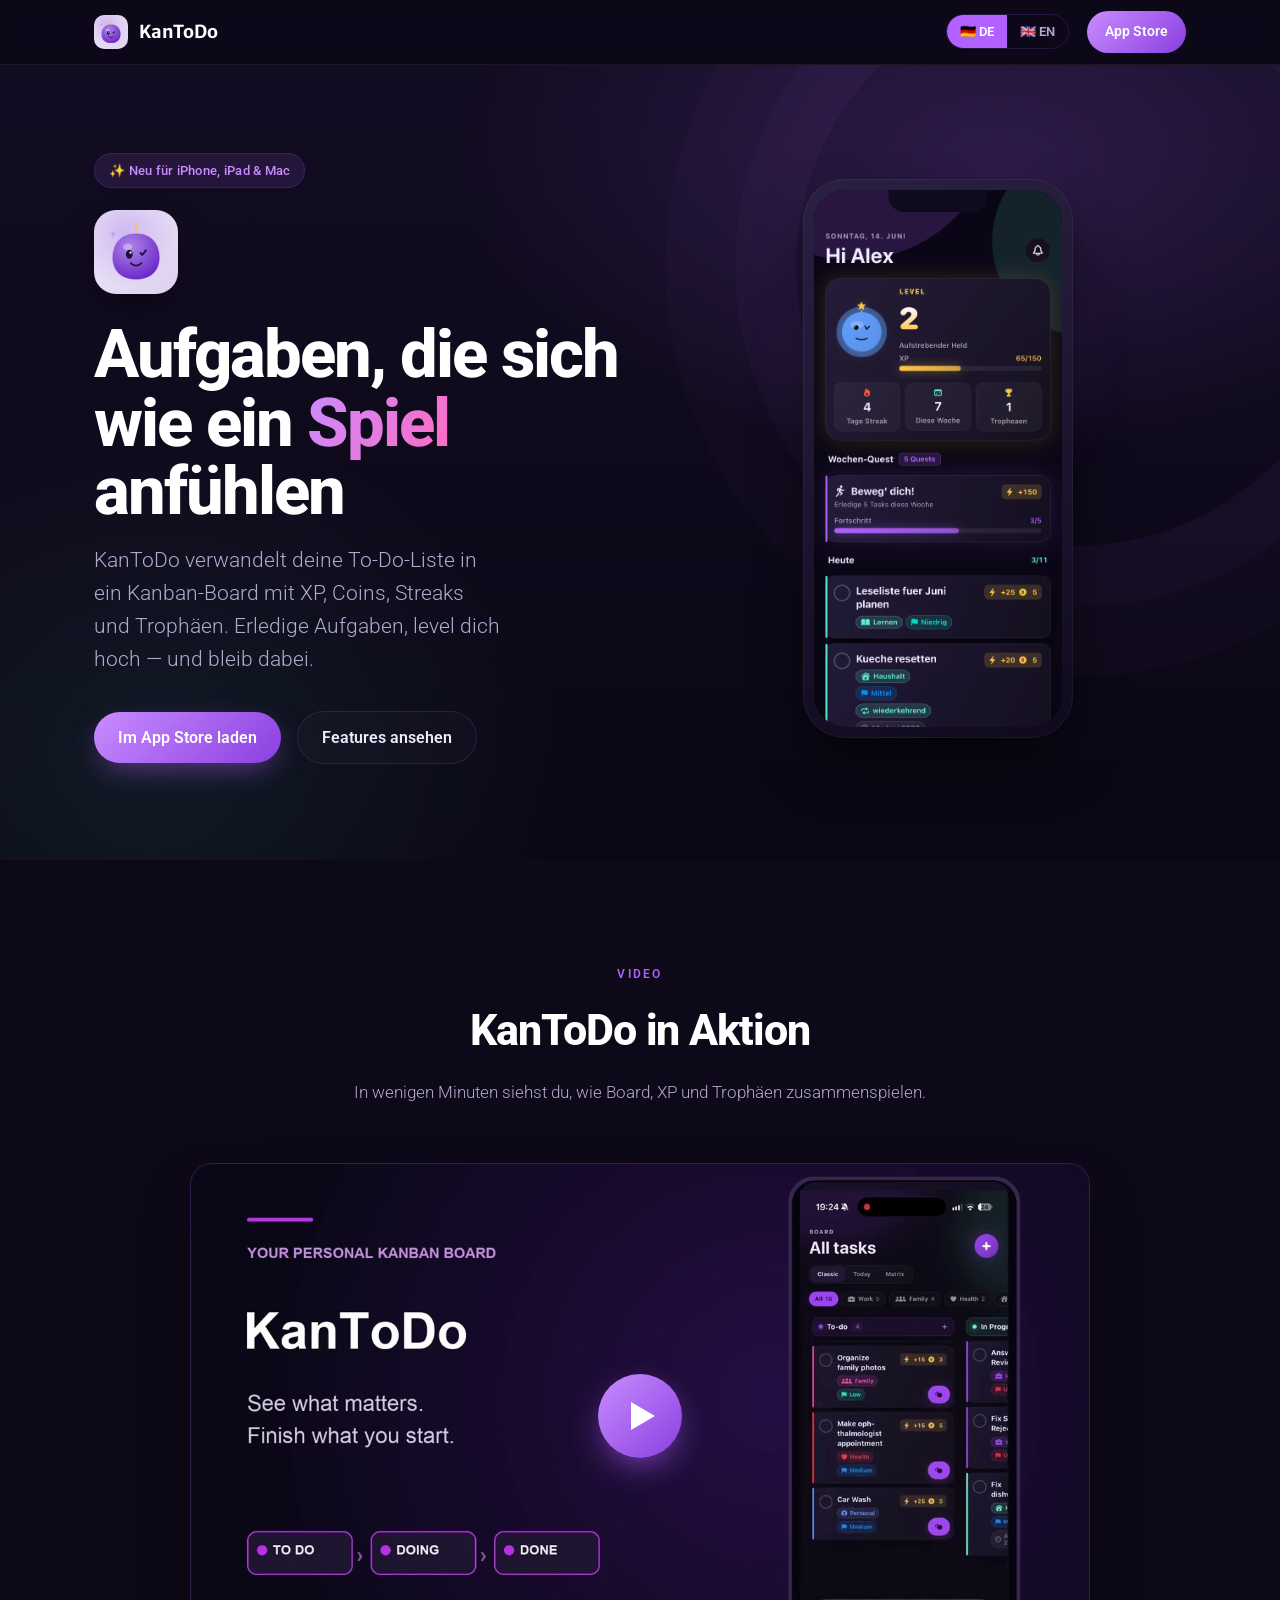
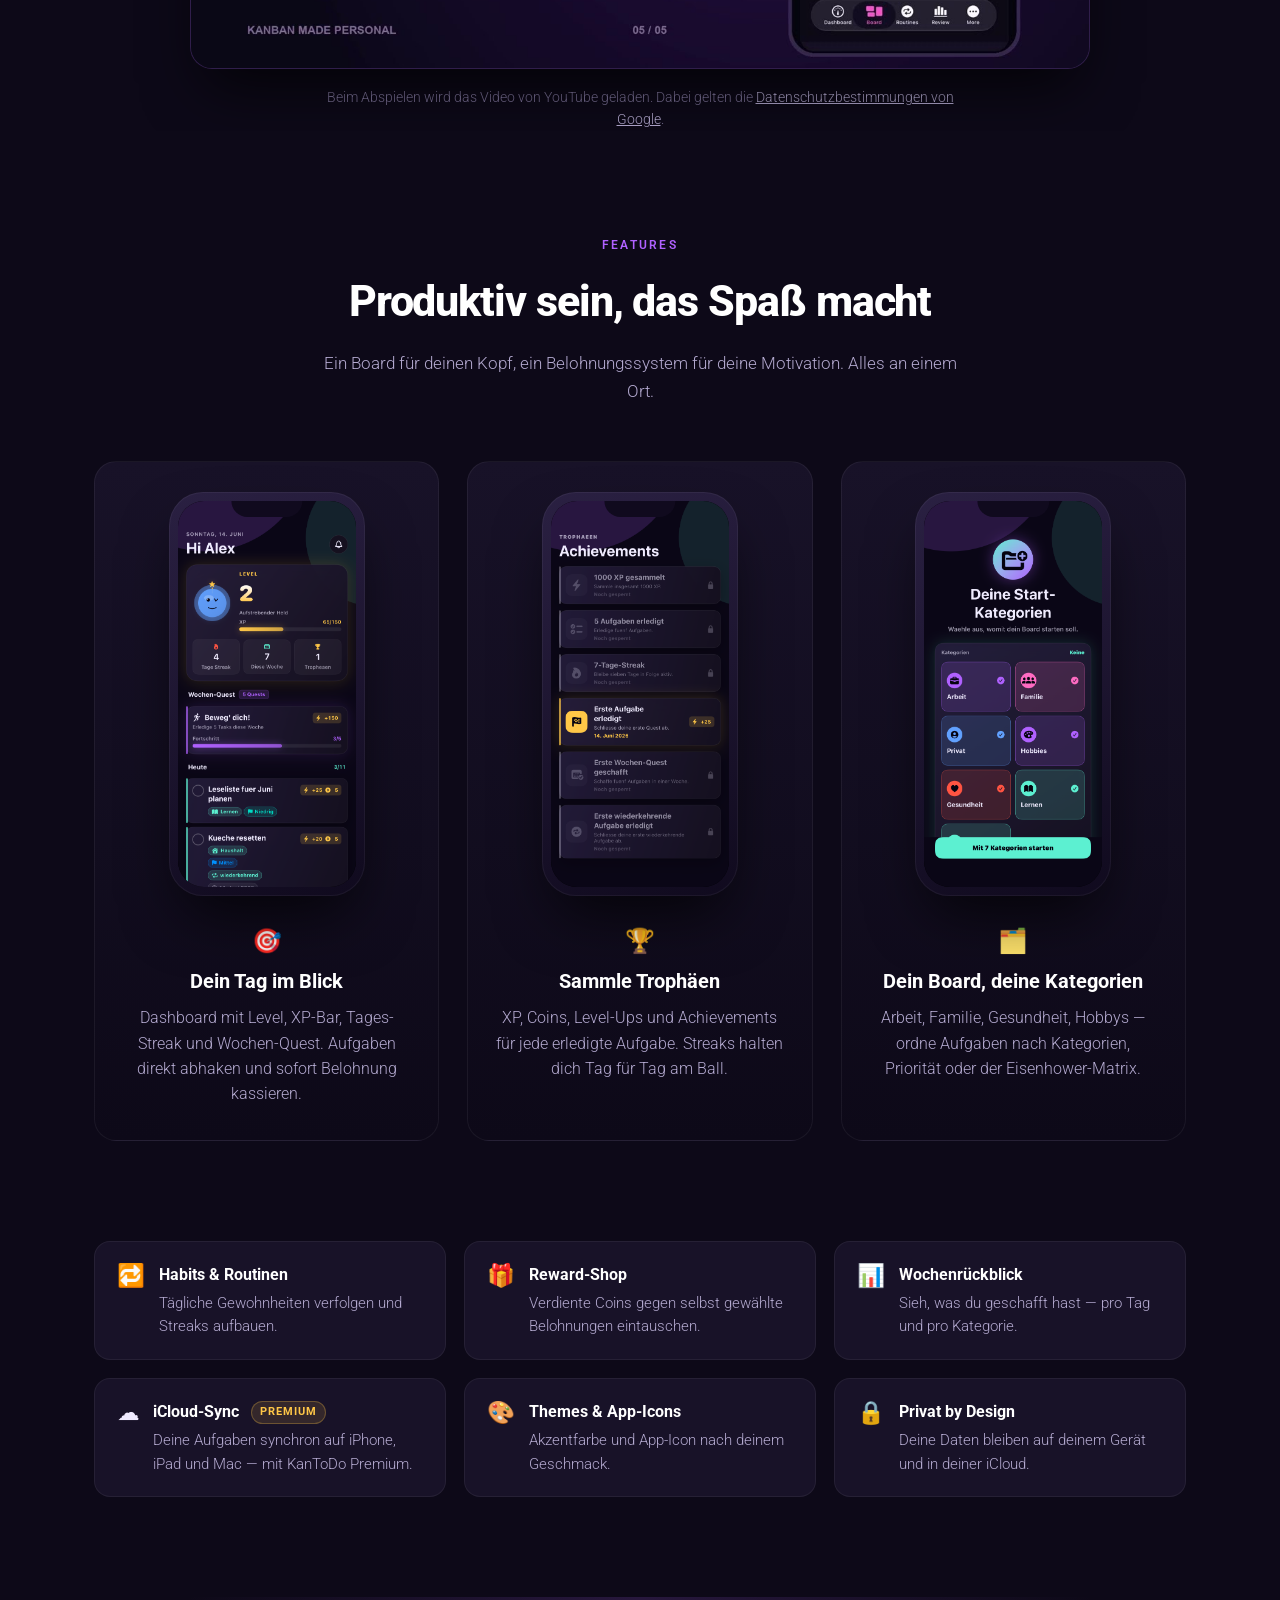
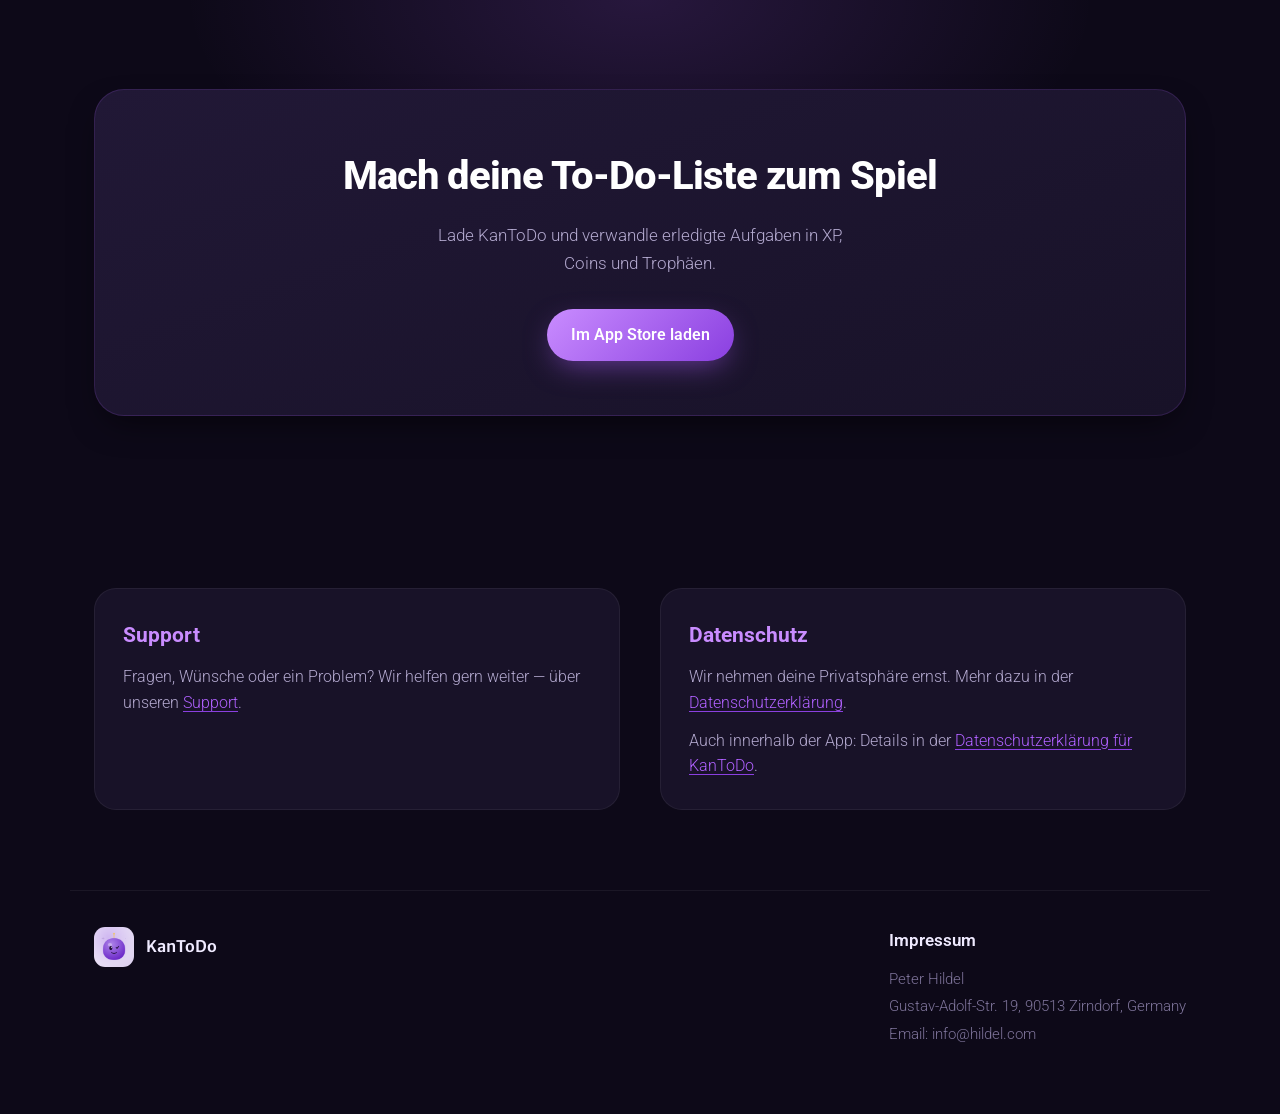
<file: index.html>
<!doctype html>
<html lang="de">
<head>
  <meta charset="UTF-8">
  <meta name="viewport" content="width=device-width, initial-scale=1.0">
  <meta name="apple-itunes-app" content="app-id=6775049762">
  <meta name="description" content="KanToDo — die gamifizierte To-Do- & Kanban-App fürs iPhone. Aufgaben erledigen, XP & Coins sammeln, Streaks halten und Trophäen freischalten.">
  <link rel="preconnect" href="https://fonts.googleapis.com">
  <link rel="preconnect" href="https://fonts.gstatic.com" crossorigin>
  <link href="https://fonts.googleapis.com/css2?family=Merriweather+Sans:ital,wght@0,300..800;1,300..800&family=Roboto:ital,wght@0,100;0,300;0,400;0,500;0,700;0,900&display=swap"
        rel="stylesheet">
  <title>KanToDo — Deine To-Do-Liste, die sich wie ein Spiel anfühlt</title>
  <link rel="icon" href="./icon_kantodo.png">
  <link href="./landing.css" rel="stylesheet">
</head>
<body>

<!-- NAV -->
<div class="site-header">
  <nav class="wrap nav">
    <a class="nav-brand" href="./index.html">
      <img src="./icon_kantodo.png" alt="KanToDo">
      <span>KanToDo</span>
    </a>
    <div class="nav-right">
      <div class="lang-switch">
        <a href="./index.html" class="active">🇩🇪 DE</a>
        <a href="./en/index.html">🇬🇧 EN</a>
      </div>
      <a class="nav-cta" href="https://apps.apple.com/de/app/kantodo/id6775049762" target="_blank" rel="noopener noreferrer">App Store</a>
    </div>
  </nav>
</div>

<!-- HERO -->
<header class="hero">
  <div class="wrap hero-grid">
    <div class="hero-copy">
      <span class="hero-badge">✨ Neu für iPhone, iPad &amp; Mac</span>
      <img src="./icon_kantodo.png" class="hero-icon" alt="KanToDo App Icon">
      <h1>Aufgaben, die sich wie ein <span class="accent">Spiel</span> anfühlen</h1>
      <p class="lead">KanToDo verwandelt deine To-Do-Liste in ein Kanban-Board mit XP, Coins, Streaks und Trophäen. Erledige Aufgaben, level dich hoch — und bleib dabei.</p>
      <div class="hero-cta">
        <a class="btn btn-primary" href="https://apps.apple.com/de/app/kantodo/id6775049762" target="_blank" rel="noopener noreferrer">Im App Store laden</a>
        <a class="btn btn-ghost" href="#features">Features ansehen</a>
      </div>
    </div>
    <div class="hero-phone-wrap">
      <div class="phone">
        <div class="phone-screen">
          <span class="phone-notch"></span>
          <img src="./screen_dashboard.png" alt="KanToDo Dashboard mit Level, Streak und Wochen-Quest">
        </div>
      </div>
    </div>
  </div>
</header>

<!-- VIDEO -->
<section class="video" id="video">
  <div class="wrap">
    <div class="section-head">
      <span class="eyebrow">Video</span>
      <h2>KanToDo in Aktion</h2>
      <p>In wenigen Minuten siehst du, wie Board, XP und Trophäen zusammenspielen.</p>
    </div>
    <div class="video-frame">
      <button class="video-facade" type="button" data-video-id="8haL5OuV2p4" aria-label="Video abspielen">
        <img src="./video_poster.jpg" alt="" loading="lazy">
        <span class="video-play" aria-hidden="true"></span>
      </button>
    </div>
    <p class="video-note">Beim Abspielen wird das Video von YouTube geladen. Dabei gelten die <a href="https://policies.google.com/privacy" target="_blank" rel="noopener noreferrer">Datenschutzbestimmungen von Google</a>.</p>
  </div>
</section>

<!-- FEATURES -->
<section class="features" id="features">
  <div class="wrap">
    <div class="section-head">
      <span class="eyebrow">Features</span>
      <h2>Produktiv sein, das Spaß macht</h2>
      <p>Ein Board für deinen Kopf, ein Belohnungssystem für deine Motivation. Alles an einem Ort.</p>
    </div>
    <div class="feature-grid">
      <div class="feature-card">
        <div class="phone">
          <div class="phone-screen">
            <span class="phone-notch"></span>
            <img src="./screen_dashboard.png" alt="Dashboard mit Level, Streak und Wochen-Quest">
          </div>
        </div>
        <div class="feature-icon">🎯</div>
        <h3>Dein Tag im Blick</h3>
        <p>Dashboard mit Level, XP-Bar, Tages-Streak und Wochen-Quest. Aufgaben direkt abhaken und sofort Belohnung kassieren.</p>
      </div>
      <div class="feature-card">
        <div class="phone">
          <div class="phone-screen">
            <span class="phone-notch"></span>
            <img src="./screen_achievements.png" alt="Achievements und Trophäen in KanToDo">
          </div>
        </div>
        <div class="feature-icon">🏆</div>
        <h3>Sammle Trophäen</h3>
        <p>XP, Coins, Level-Ups und Achievements für jede erledigte Aufgabe. Streaks halten dich Tag für Tag am Ball.</p>
      </div>
      <div class="feature-card">
        <div class="phone">
          <div class="phone-screen">
            <span class="phone-notch"></span>
            <img src="./screen_categories.png" alt="Eigene Kategorien für dein Board">
          </div>
        </div>
        <div class="feature-icon">🗂️</div>
        <h3>Dein Board, deine Kategorien</h3>
        <p>Arbeit, Familie, Gesundheit, Hobbys — ordne Aufgaben nach Kategorien, Priorität oder der Eisenhower-Matrix.</p>
      </div>
    </div>
  </div>
</section>

<!-- MORE FEATURES -->
<section class="more">
  <div class="wrap">
    <div class="chip-grid">
      <div class="chip">
        <span class="ic">🔁</span>
        <div><h4>Habits & Routinen</h4><p>Tägliche Gewohnheiten verfolgen und Streaks aufbauen.</p></div>
      </div>
      <div class="chip">
        <span class="ic">🎁</span>
        <div><h4>Reward-Shop</h4><p>Verdiente Coins gegen selbst gewählte Belohnungen eintauschen.</p></div>
      </div>
      <div class="chip">
        <span class="ic">📊</span>
        <div><h4>Wochenrückblick</h4><p>Sieh, was du geschafft hast — pro Tag und pro Kategorie.</p></div>
      </div>
      <div class="chip">
        <span class="ic">☁️</span>
        <div><h4>iCloud-Sync <span class="chip-badge">Premium</span></h4><p>Deine Aufgaben synchron auf iPhone, iPad und Mac — mit KanToDo Premium.</p></div>
      </div>
      <div class="chip">
        <span class="ic">🎨</span>
        <div><h4>Themes & App-Icons</h4><p>Akzentfarbe und App-Icon nach deinem Geschmack.</p></div>
      </div>
      <div class="chip">
        <span class="ic">🔒</span>
        <div><h4>Privat by Design</h4><p>Deine Daten bleiben auf deinem Gerät und in deiner iCloud.</p></div>
      </div>
    </div>
  </div>
</section>

<!-- DOWNLOAD CTA -->
<section class="cta">
  <div class="wrap">
    <div class="cta-card">
      <h2>Mach deine To-Do-Liste zum Spiel</h2>
      <p>Lade KanToDo und verwandle erledigte Aufgaben in XP, Coins und Trophäen.</p>
      <div class="cta-actions">
        <a class="btn btn-primary" href="https://apps.apple.com/de/app/kantodo/id6775049762" target="_blank" rel="noopener noreferrer">Im App Store laden</a>
      </div>
    </div>
  </div>
</section>

<!-- INFO -->
<section class="info">
  <div class="wrap info-grid">
    <div class="info-card">
      <h2>Support</h2>
      <p>Fragen, Wünsche oder ein Problem? Wir helfen gern weiter — über unseren
        <a href="./support.html" rel="ugc">Support</a>.</p>
    </div>
    <div class="info-card">
      <h2>Datenschutz</h2>
      <p>Wir nehmen deine Privatsphäre ernst. Mehr dazu in der
        <a href="./privacy.html" rel="ugc">Datenschutzerklärung</a>.</p>
      <p>Auch innerhalb der App: Details in der
        <a href="./app-privacy.html" rel="ugc">Datenschutzerklärung für KanToDo</a>.</p>
    </div>
  </div>
</section>

<!-- IMPRESSUM -->
<footer class="imprint">
  <div class="wrap imprint-inner">
    <div>
      <div class="brand">
        <img src="./icon_kantodo.png" alt="KanToDo">
        <span>KanToDo</span>
      </div>
    </div>
    <div>
      <h3>Impressum</h3>
      <p>Peter Hildel</p>
      <p>Gustav-Adolf-Str. 19, 90513 Zirndorf, Germany</p>
      <p>Email: info@hildel.com</p>
    </div>
  </div>
</footer>

<script>
  document.querySelectorAll('.video-facade').forEach(function (btn) {
    btn.addEventListener('click', function () {
      var iframe = document.createElement('iframe');
      iframe.src = 'https://www.youtube-nocookie.com/embed/' + btn.dataset.videoId + '?autoplay=1&rel=0';
      iframe.title = 'KanToDo Demo';
      iframe.allow = 'accelerometer; autoplay; clipboard-write; encrypted-media; gyroscope; picture-in-picture; web-share';
      iframe.referrerPolicy = 'strict-origin-when-cross-origin';
      iframe.allowFullscreen = true;
      btn.replaceWith(iframe);
    });
  });
</script>
</body>
</html>
</file>
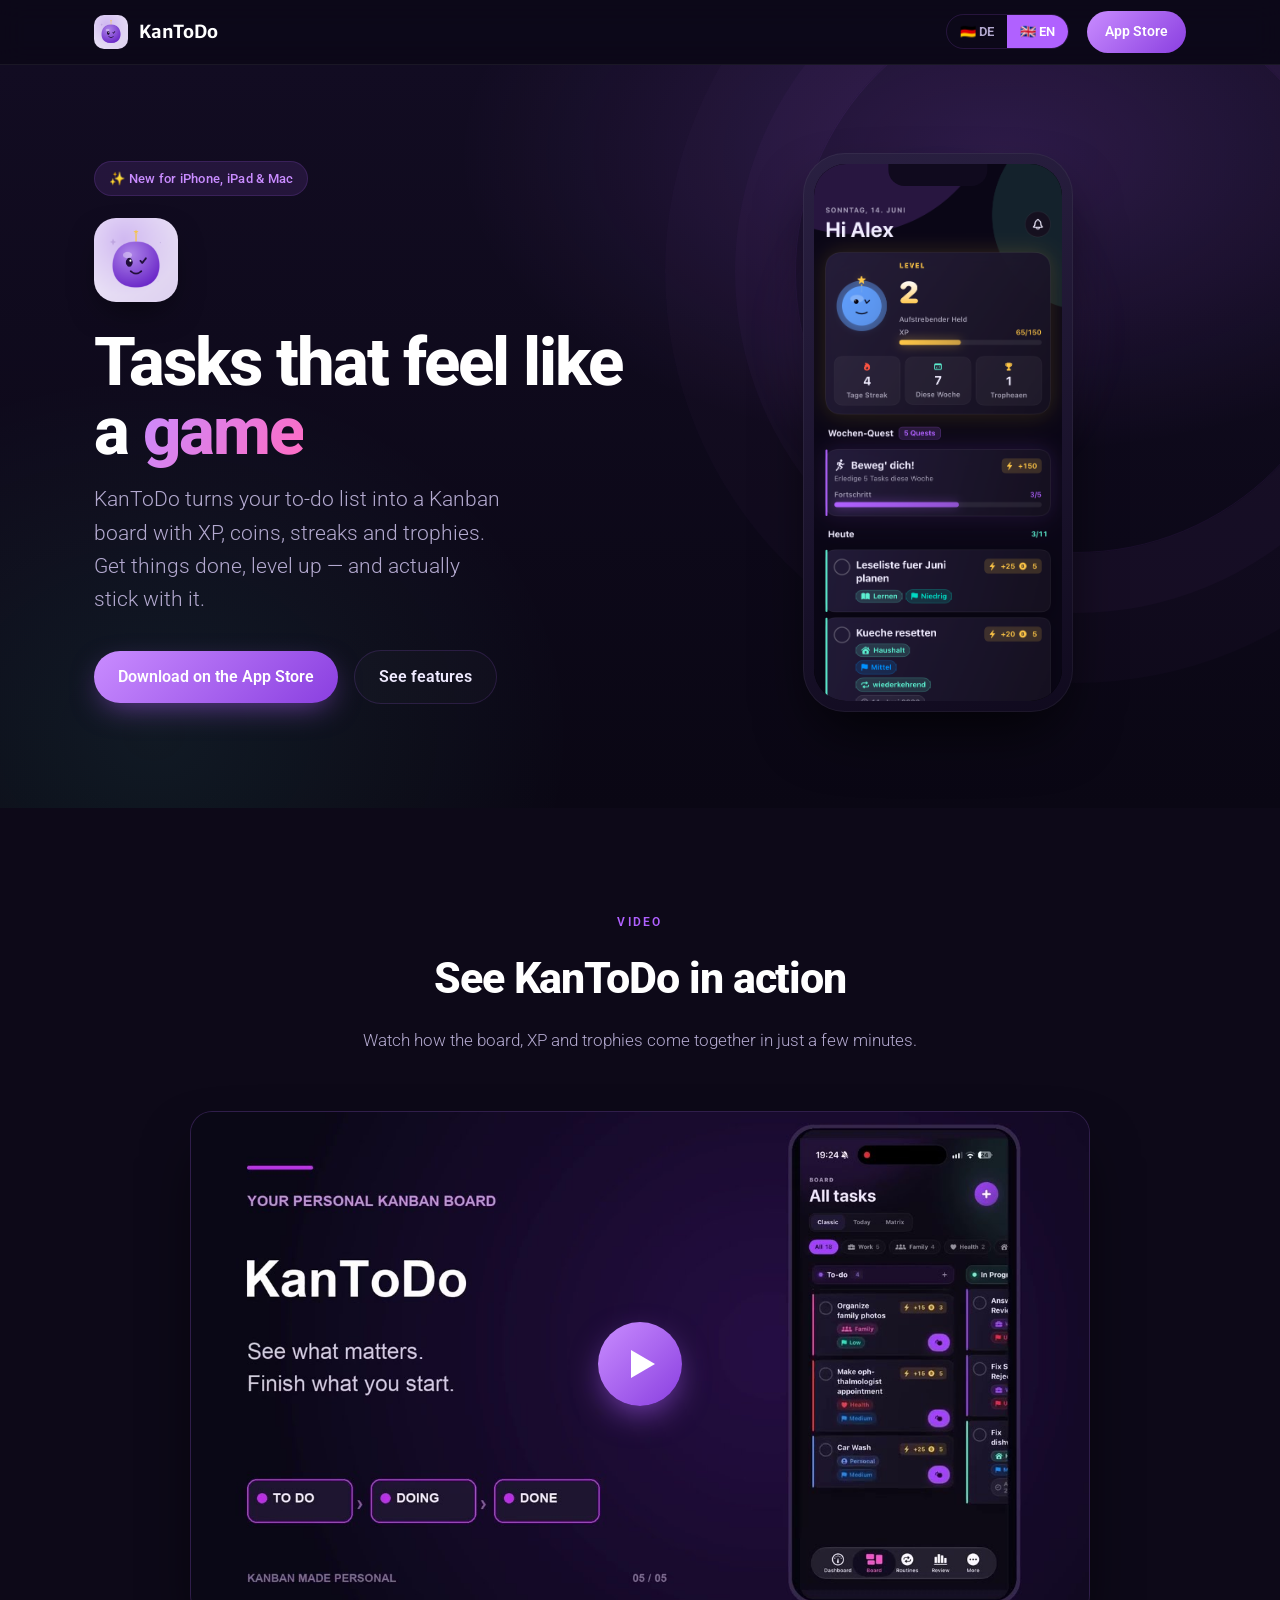
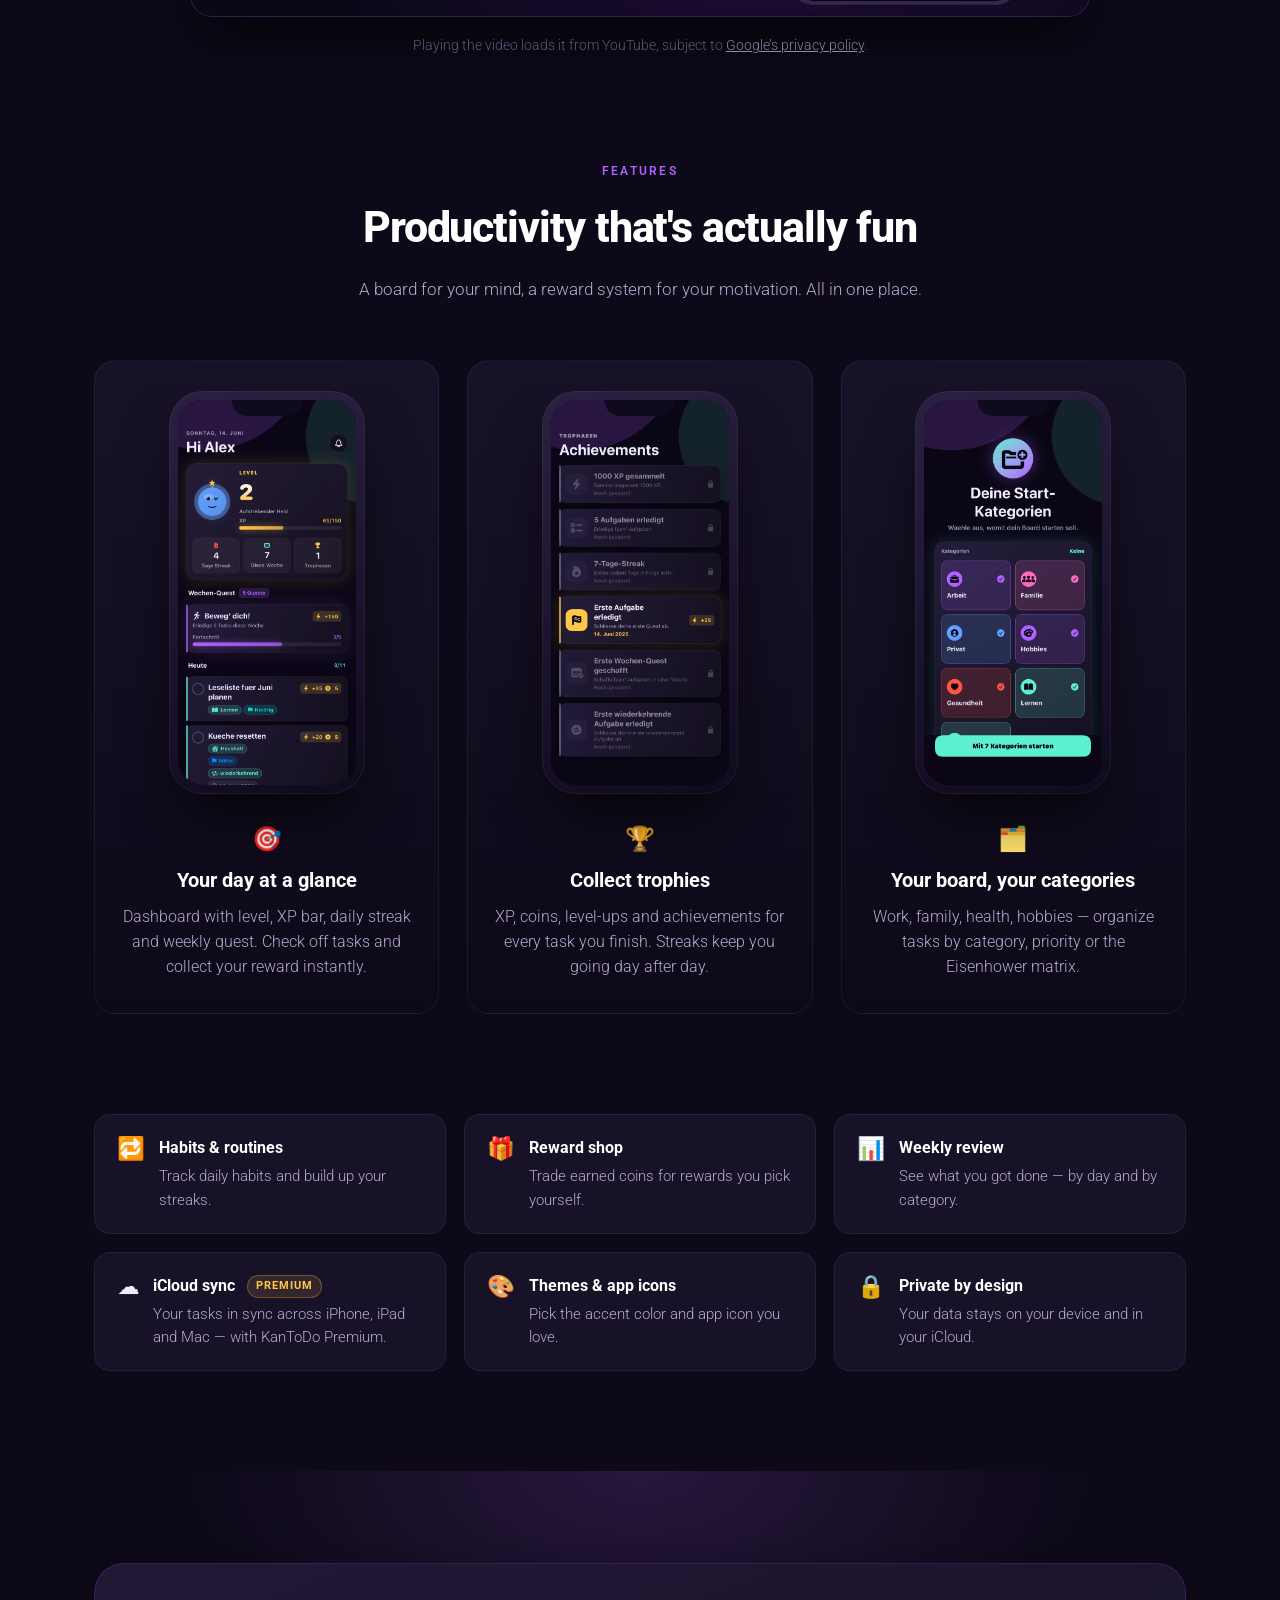
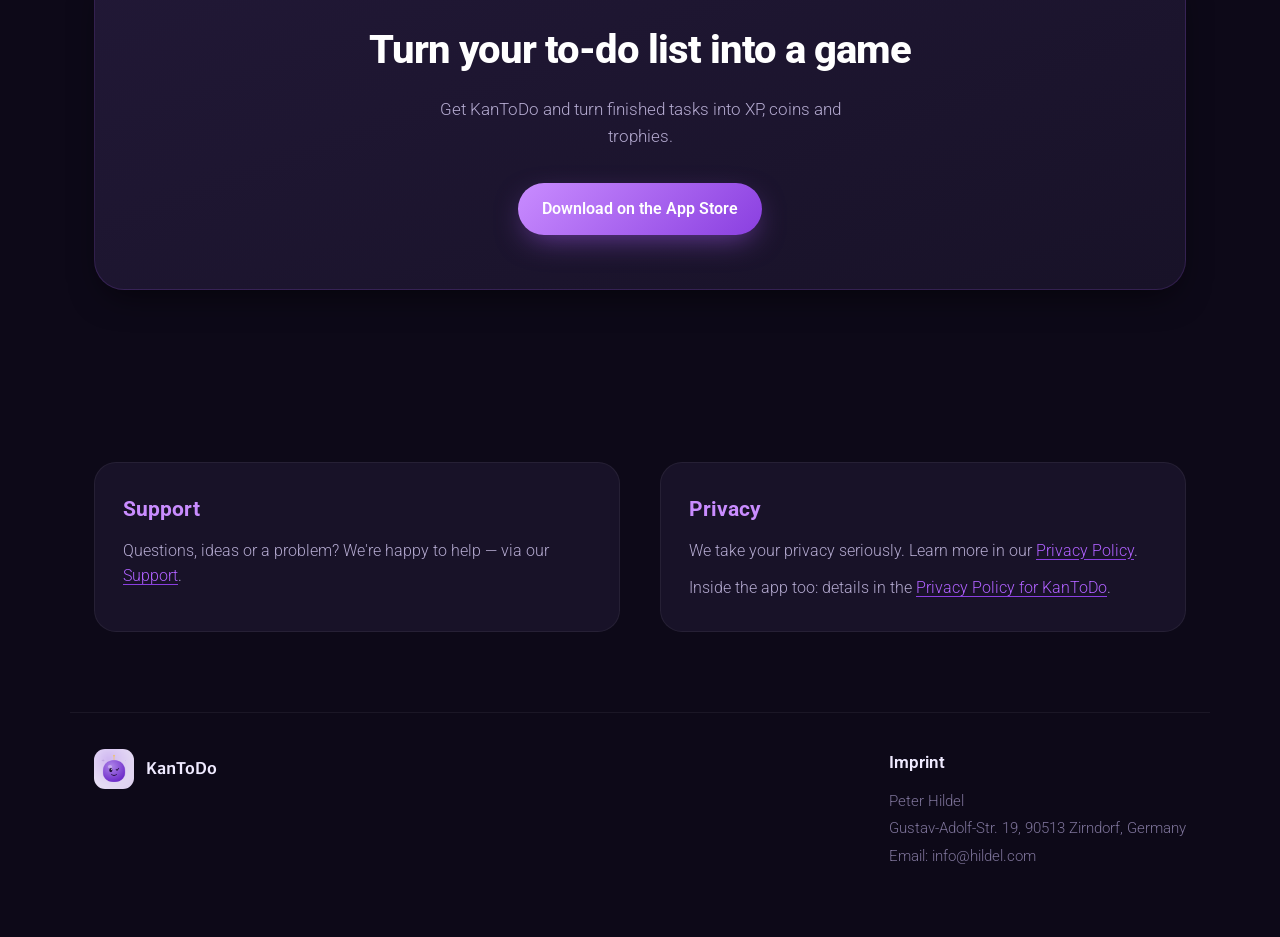
<file: en/index.html>
<!doctype html>
<html lang="en">
<head>
  <meta charset="UTF-8">
  <meta name="viewport" content="width=device-width, initial-scale=1.0">
  <meta name="apple-itunes-app" content="app-id=6775049762">
  <meta name="description" content="KanToDo — the gamified to-do & Kanban app for iPhone. Get things done, earn XP & coins, keep streaks alive and unlock trophies.">
  <link rel="preconnect" href="https://fonts.googleapis.com">
  <link rel="preconnect" href="https://fonts.gstatic.com" crossorigin>
  <link href="https://fonts.googleapis.com/css2?family=Merriweather+Sans:ital,wght@0,300..800;1,300..800&family=Roboto:ital,wght@0,100;0,300;0,400;0,500;0,700;0,900&display=swap"
        rel="stylesheet">
  <title>KanToDo — Your to-do list that feels like a game</title>
  <link rel="icon" href="../icon_kantodo.png">
  <link href="../landing.css" rel="stylesheet">
</head>
<body>

<!-- NAV -->
<div class="site-header">
  <nav class="wrap nav">
    <a class="nav-brand" href="./index.html">
      <img src="../icon_kantodo.png" alt="KanToDo">
      <span>KanToDo</span>
    </a>
    <div class="nav-right">
      <div class="lang-switch">
        <a href="../index.html">🇩🇪 DE</a>
        <a href="./index.html" class="active">🇬🇧 EN</a>
      </div>
      <a class="nav-cta" href="https://apps.apple.com/app/kantodo/id6775049762" target="_blank" rel="noopener noreferrer">App Store</a>
    </div>
  </nav>
</div>

<!-- HERO -->
<header class="hero">
  <div class="wrap hero-grid">
    <div class="hero-copy">
      <span class="hero-badge">✨ New for iPhone, iPad &amp; Mac</span>
      <img src="../icon_kantodo.png" class="hero-icon" alt="KanToDo App Icon">
      <h1>Tasks that feel like a <span class="accent">game</span></h1>
      <p class="lead">KanToDo turns your to-do list into a Kanban board with XP, coins, streaks and trophies. Get things done, level up — and actually stick with it.</p>
      <div class="hero-cta">
        <a class="btn btn-primary" href="https://apps.apple.com/app/kantodo/id6775049762" target="_blank" rel="noopener noreferrer">Download on the App Store</a>
        <a class="btn btn-ghost" href="#features">See features</a>
      </div>
    </div>
    <div class="hero-phone-wrap">
      <div class="phone">
        <div class="phone-screen">
          <span class="phone-notch"></span>
          <img src="../screen_dashboard.png" alt="KanToDo dashboard with level, streak and weekly quest">
        </div>
      </div>
    </div>
  </div>
</header>

<!-- VIDEO -->
<section class="video" id="video">
  <div class="wrap">
    <div class="section-head">
      <span class="eyebrow">Video</span>
      <h2>See KanToDo in action</h2>
      <p>Watch how the board, XP and trophies come together in just a few minutes.</p>
    </div>
    <div class="video-frame">
      <button class="video-facade" type="button" data-video-id="8haL5OuV2p4" aria-label="Play video">
        <img src="../video_poster.jpg" alt="" loading="lazy">
        <span class="video-play" aria-hidden="true"></span>
      </button>
    </div>
    <p class="video-note">Playing the video loads it from YouTube, subject to <a href="https://policies.google.com/privacy" target="_blank" rel="noopener noreferrer">Google&rsquo;s privacy policy</a>.</p>
  </div>
</section>

<!-- FEATURES -->
<section class="features" id="features">
  <div class="wrap">
    <div class="section-head">
      <span class="eyebrow">Features</span>
      <h2>Productivity that's actually fun</h2>
      <p>A board for your mind, a reward system for your motivation. All in one place.</p>
    </div>
    <div class="feature-grid">
      <div class="feature-card">
        <div class="phone">
          <div class="phone-screen">
            <span class="phone-notch"></span>
            <img src="../screen_dashboard.png" alt="Dashboard with level, streak and weekly quest">
          </div>
        </div>
        <div class="feature-icon">🎯</div>
        <h3>Your day at a glance</h3>
        <p>Dashboard with level, XP bar, daily streak and weekly quest. Check off tasks and collect your reward instantly.</p>
      </div>
      <div class="feature-card">
        <div class="phone">
          <div class="phone-screen">
            <span class="phone-notch"></span>
            <img src="../screen_achievements.png" alt="Achievements and trophies in KanToDo">
          </div>
        </div>
        <div class="feature-icon">🏆</div>
        <h3>Collect trophies</h3>
        <p>XP, coins, level-ups and achievements for every task you finish. Streaks keep you going day after day.</p>
      </div>
      <div class="feature-card">
        <div class="phone">
          <div class="phone-screen">
            <span class="phone-notch"></span>
            <img src="../screen_categories.png" alt="Custom categories for your board">
          </div>
        </div>
        <div class="feature-icon">🗂️</div>
        <h3>Your board, your categories</h3>
        <p>Work, family, health, hobbies — organize tasks by category, priority or the Eisenhower matrix.</p>
      </div>
    </div>
  </div>
</section>

<!-- MORE FEATURES -->
<section class="more">
  <div class="wrap">
    <div class="chip-grid">
      <div class="chip">
        <span class="ic">🔁</span>
        <div><h4>Habits & routines</h4><p>Track daily habits and build up your streaks.</p></div>
      </div>
      <div class="chip">
        <span class="ic">🎁</span>
        <div><h4>Reward shop</h4><p>Trade earned coins for rewards you pick yourself.</p></div>
      </div>
      <div class="chip">
        <span class="ic">📊</span>
        <div><h4>Weekly review</h4><p>See what you got done — by day and by category.</p></div>
      </div>
      <div class="chip">
        <span class="ic">☁️</span>
        <div><h4>iCloud sync <span class="chip-badge">Premium</span></h4><p>Your tasks in sync across iPhone, iPad and Mac — with KanToDo Premium.</p></div>
      </div>
      <div class="chip">
        <span class="ic">🎨</span>
        <div><h4>Themes & app icons</h4><p>Pick the accent color and app icon you love.</p></div>
      </div>
      <div class="chip">
        <span class="ic">🔒</span>
        <div><h4>Private by design</h4><p>Your data stays on your device and in your iCloud.</p></div>
      </div>
    </div>
  </div>
</section>

<!-- DOWNLOAD CTA -->
<section class="cta">
  <div class="wrap">
    <div class="cta-card">
      <h2>Turn your to-do list into a game</h2>
      <p>Get KanToDo and turn finished tasks into XP, coins and trophies.</p>
      <div class="cta-actions">
        <a class="btn btn-primary" href="https://apps.apple.com/app/kantodo/id6775049762" target="_blank" rel="noopener noreferrer">Download on the App Store</a>
      </div>
    </div>
  </div>
</section>

<!-- INFO -->
<section class="info">
  <div class="wrap info-grid">
    <div class="info-card">
      <h2>Support</h2>
      <p>Questions, ideas or a problem? We're happy to help — via our
        <a href="./support.html" rel="ugc">Support</a>.</p>
    </div>
    <div class="info-card">
      <h2>Privacy</h2>
      <p>We take your privacy seriously. Learn more in our
        <a href="./privacy.html" rel="ugc">Privacy Policy</a>.</p>
      <p>Inside the app too: details in the
        <a href="./app-privacy.html" rel="ugc">Privacy Policy for KanToDo</a>.</p>
    </div>
  </div>
</section>

<!-- IMPRINT -->
<footer class="imprint">
  <div class="wrap imprint-inner">
    <div>
      <div class="brand">
        <img src="../icon_kantodo.png" alt="KanToDo">
        <span>KanToDo</span>
      </div>
    </div>
    <div>
      <h3>Imprint</h3>
      <p>Peter Hildel</p>
      <p>Gustav-Adolf-Str. 19, 90513 Zirndorf, Germany</p>
      <p>Email: info@hildel.com</p>
    </div>
  </div>
</footer>

<script>
  document.querySelectorAll('.video-facade').forEach(function (btn) {
    btn.addEventListener('click', function () {
      var iframe = document.createElement('iframe');
      iframe.src = 'https://www.youtube-nocookie.com/embed/' + btn.dataset.videoId + '?autoplay=1&rel=0';
      iframe.title = 'KanToDo Demo';
      iframe.allow = 'accelerometer; autoplay; clipboard-write; encrypted-media; gyroscope; picture-in-picture; web-share';
      iframe.referrerPolicy = 'strict-origin-when-cross-origin';
      iframe.allowFullscreen = true;
      btn.replaceWith(iframe);
    });
  });
</script>
</body>
</html>
</file>
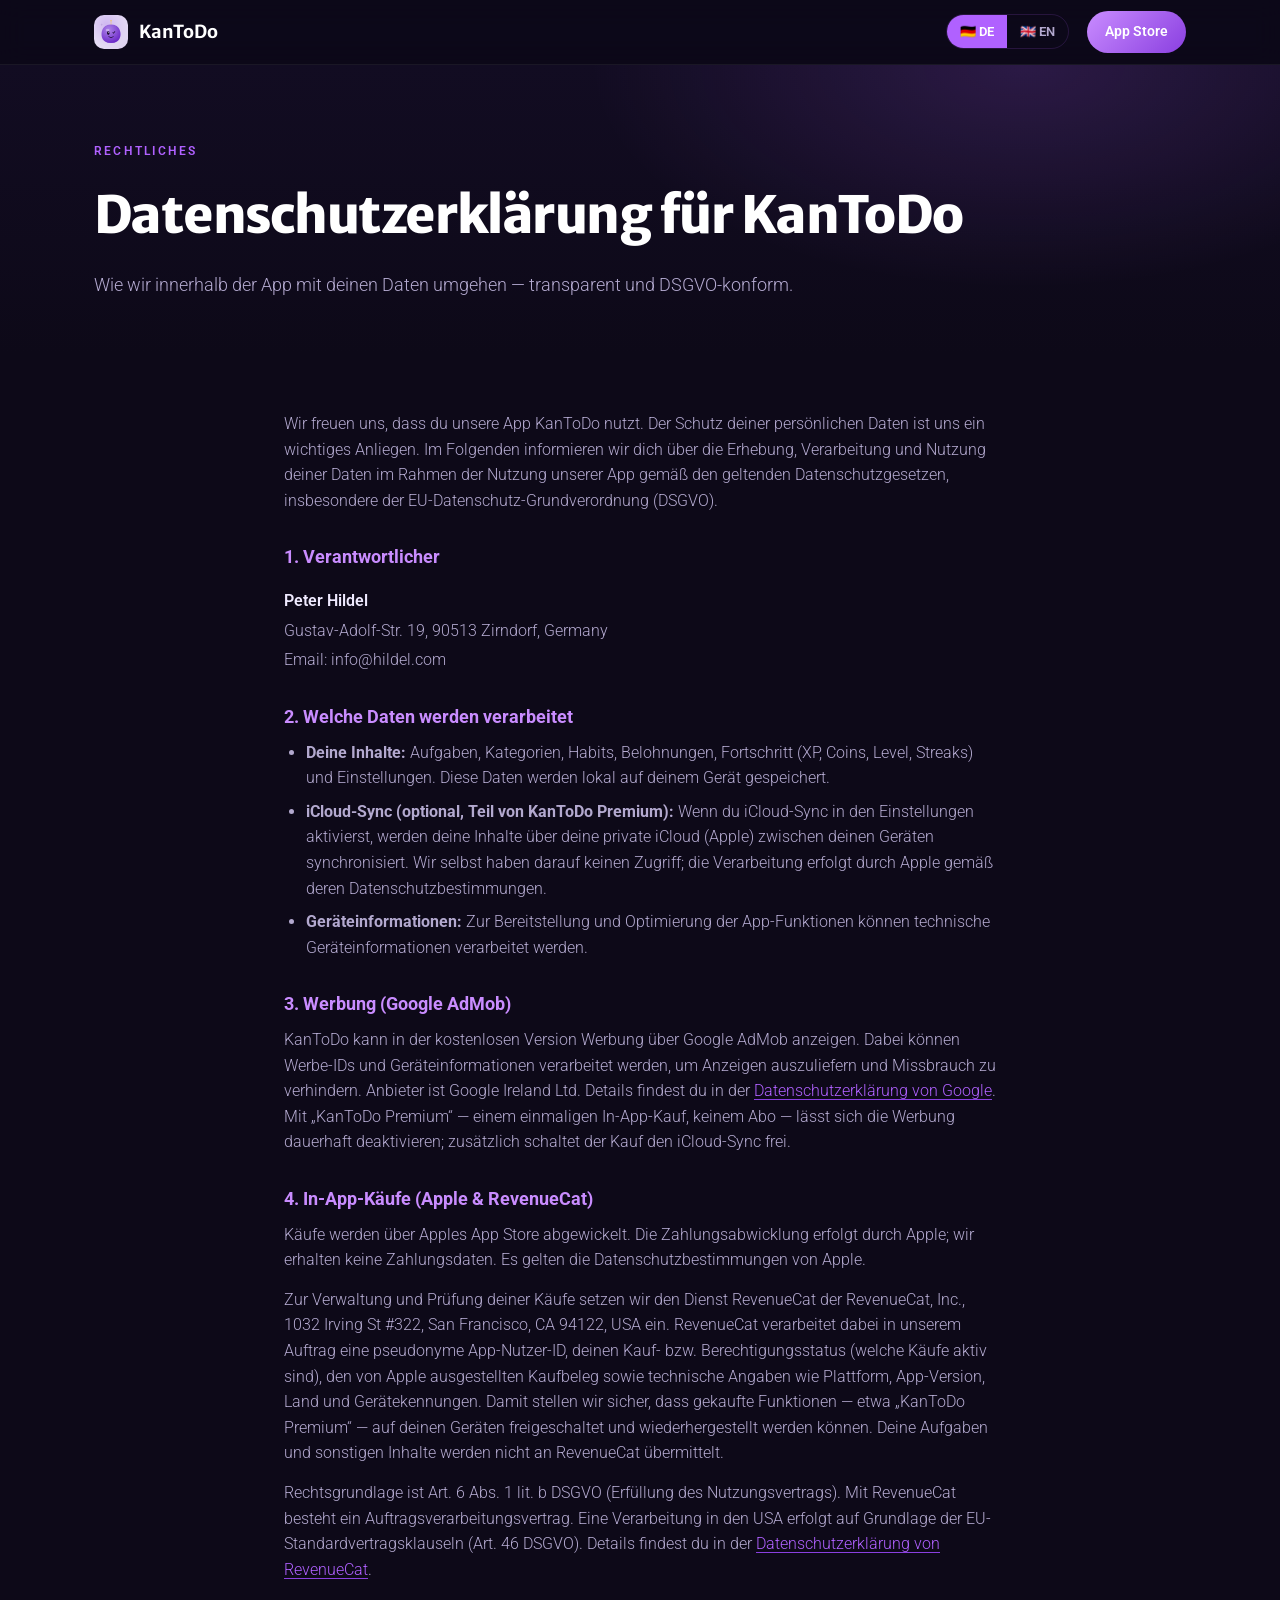
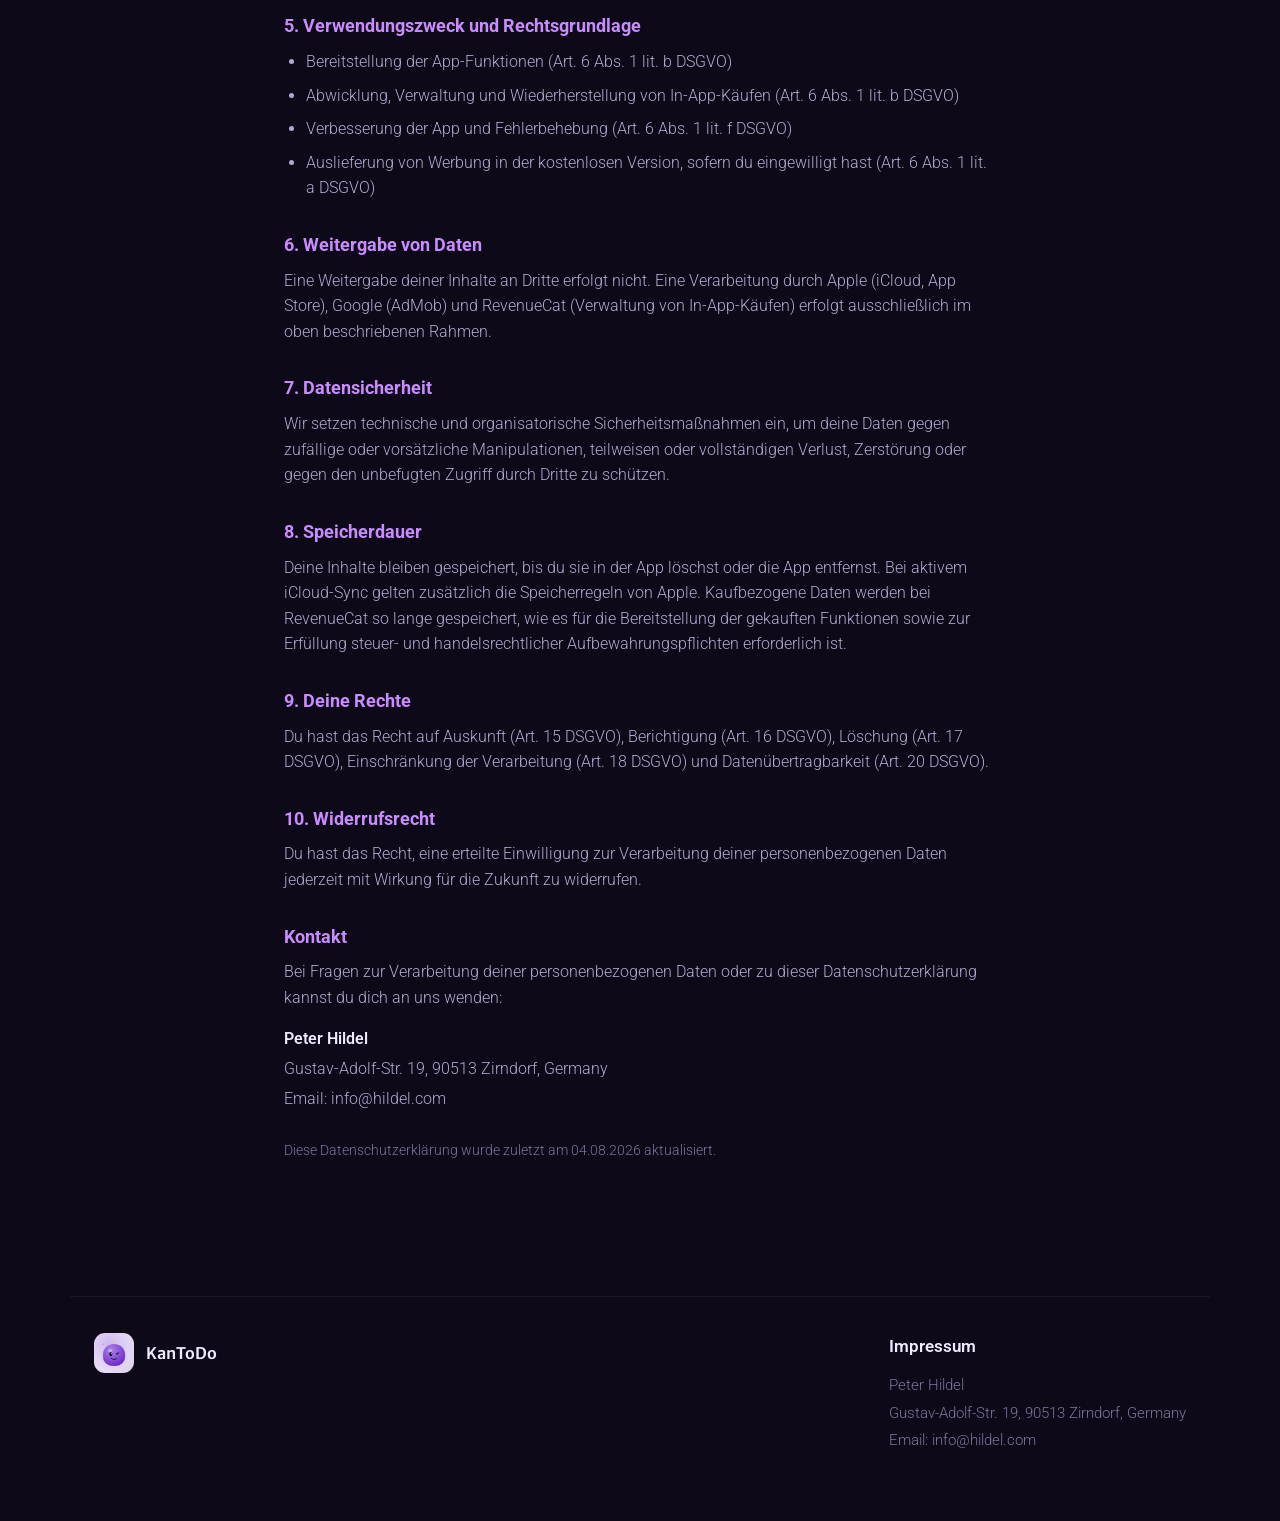
<file: app-privacy.html>
<!doctype html>
<html lang="de">
<head>
  <meta charset="UTF-8">
  <meta name="viewport" content="width=device-width, initial-scale=1.0">
  <link rel="preconnect" href="https://fonts.googleapis.com">
  <link rel="preconnect" href="https://fonts.gstatic.com" crossorigin>
  <link href="https://fonts.googleapis.com/css2?family=Merriweather+Sans:ital,wght@0,300..800;1,300..800&family=Roboto:ital,wght@0,100;0,300;0,400;0,500;0,700;0,900&display=swap"
        rel="stylesheet">
  <title>KanToDo — App-Datenschutz</title>
  <link rel="icon" href="./icon_kantodo.png">
  <link href="./landing.css" rel="stylesheet">
</head>
<body>

<!-- NAV -->
<div class="site-header">
  <nav class="wrap nav">
    <a class="nav-brand" href="./index.html">
      <img src="./icon_kantodo.png" alt="KanToDo">
      <span>KanToDo</span>
    </a>
    <div class="nav-right">
      <div class="lang-switch">
        <a href="./app-privacy.html" class="active">🇩🇪 DE</a>
        <a href="./en/app-privacy.html">🇬🇧 EN</a>
      </div>
      <a class="nav-cta" href="https://apps.apple.com/de/app/kantodo/id6775049762" target="_blank" rel="noopener noreferrer">App Store</a>
    </div>
  </nav>
</div>

<!-- HERO -->
<header class="page-hero">
  <div class="wrap">
    <span class="eyebrow">Rechtliches</span>
    <h1>Datenschutzerklärung für KanToDo</h1>
    <p class="sub">Wie wir innerhalb der App mit deinen Daten umgehen — transparent und DSGVO-konform.</p>
  </div>
</header>

<!-- BODY -->
<section class="page-body">
  <div class="wrap prose">
    <p>Wir freuen uns, dass du unsere App KanToDo nutzt. Der Schutz deiner persönlichen Daten ist uns ein
      wichtiges Anliegen. Im Folgenden informieren wir dich über die Erhebung, Verarbeitung und Nutzung deiner Daten
      im Rahmen der Nutzung unserer App gemäß den geltenden Datenschutzgesetzen, insbesondere der
      EU-Datenschutz-Grundverordnung (DSGVO).</p>

    <h3>1. Verantwortlicher</h3>
    <div class="contact-block">
      <p class="name">Peter Hildel</p>
      <p>Gustav-Adolf-Str. 19, 90513 Zirndorf, Germany</p>
      <p>Email: info@hildel.com</p>
    </div>

    <h3>2. Welche Daten werden verarbeitet</h3>
    <ul>
      <li><p><strong>Deine Inhalte:</strong> Aufgaben, Kategorien, Habits, Belohnungen, Fortschritt (XP, Coins, Level, Streaks) und Einstellungen. Diese Daten werden lokal auf deinem Gerät gespeichert.</p></li>
      <li><p><strong>iCloud-Sync (optional, Teil von KanToDo Premium):</strong> Wenn du iCloud-Sync in den Einstellungen aktivierst, werden deine Inhalte über deine private iCloud (Apple) zwischen deinen Geräten synchronisiert. Wir selbst haben darauf keinen Zugriff; die Verarbeitung erfolgt durch Apple gemäß deren Datenschutzbestimmungen.</p></li>
      <li><p><strong>Geräteinformationen:</strong> Zur Bereitstellung und Optimierung der App-Funktionen können technische Geräteinformationen verarbeitet werden.</p></li>
    </ul>

    <h3>3. Werbung (Google AdMob)</h3>
    <p>KanToDo kann in der kostenlosen Version Werbung über Google AdMob anzeigen. Dabei können Werbe-IDs und
      Geräteinformationen verarbeitet werden, um Anzeigen auszuliefern und Missbrauch zu verhindern.
      Anbieter ist Google Ireland Ltd. Details findest du in der
      <a href="https://policies.google.com/privacy" rel="ugc">Datenschutzerklärung von Google</a>.
      Mit „KanToDo Premium“ — einem einmaligen In-App-Kauf, keinem Abo — lässt sich die Werbung dauerhaft
      deaktivieren; zusätzlich schaltet der Kauf den iCloud-Sync frei.</p>

    <h3>4. In-App-Käufe (Apple &amp; RevenueCat)</h3>
    <p>Käufe werden über Apples App Store abgewickelt. Die Zahlungsabwicklung erfolgt durch Apple; wir erhalten
      keine Zahlungsdaten. Es gelten die Datenschutzbestimmungen von Apple.</p>
    <p>Zur Verwaltung und Prüfung deiner Käufe setzen wir den Dienst RevenueCat der RevenueCat, Inc.,
      1032 Irving St #322, San Francisco, CA 94122, USA ein. RevenueCat verarbeitet dabei in unserem Auftrag eine
      pseudonyme App-Nutzer-ID, deinen Kauf- bzw. Berechtigungsstatus (welche Käufe aktiv sind), den von Apple
      ausgestellten Kaufbeleg sowie technische Angaben wie Plattform, App-Version, Land und Gerätekennungen.
      Damit stellen wir sicher, dass gekaufte Funktionen — etwa „KanToDo Premium“ — auf deinen Geräten
      freigeschaltet und wiederhergestellt werden können. Deine Aufgaben und sonstigen Inhalte werden nicht an
      RevenueCat übermittelt.</p>
    <p>Rechtsgrundlage ist Art. 6 Abs. 1 lit. b DSGVO (Erfüllung des Nutzungsvertrags). Mit RevenueCat besteht ein
      Auftragsverarbeitungsvertrag. Eine Verarbeitung in den USA erfolgt auf Grundlage der EU-Standardvertrags&shy;klauseln
      (Art. 46 DSGVO). Details findest du in der
      <a href="https://www.revenuecat.com/privacy" rel="ugc">Datenschutzerklärung von RevenueCat</a>.</p>

    <h3>5. Verwendungszweck und Rechtsgrundlage</h3>
    <ul>
      <li>Bereitstellung der App-Funktionen (Art. 6 Abs. 1 lit. b DSGVO)</li>
      <li>Abwicklung, Verwaltung und Wiederherstellung von In-App-Käufen (Art. 6 Abs. 1 lit. b DSGVO)</li>
      <li>Verbesserung der App und Fehlerbehebung (Art. 6 Abs. 1 lit. f DSGVO)</li>
      <li>Auslieferung von Werbung in der kostenlosen Version, sofern du eingewilligt hast (Art. 6 Abs. 1 lit. a DSGVO)</li>
    </ul>

    <h3>6. Weitergabe von Daten</h3>
    <p>Eine Weitergabe deiner Inhalte an Dritte erfolgt nicht. Eine Verarbeitung durch Apple (iCloud, App Store),
      Google (AdMob) und RevenueCat (Verwaltung von In-App-Käufen) erfolgt ausschließlich im oben beschriebenen
      Rahmen.</p>

    <h3>7. Datensicherheit</h3>
    <p>Wir setzen technische und organisatorische Sicherheitsmaßnahmen ein, um deine Daten gegen zufällige oder
      vorsätzliche Manipulationen, teilweisen oder vollständigen Verlust, Zerstörung oder gegen den unbefugten
      Zugriff durch Dritte zu schützen.</p>

    <h3>8. Speicherdauer</h3>
    <p>Deine Inhalte bleiben gespeichert, bis du sie in der App löschst oder die App entfernst. Bei aktivem
      iCloud-Sync gelten zusätzlich die Speicherregeln von Apple. Kaufbezogene Daten werden bei RevenueCat so lange
      gespeichert, wie es für die Bereitstellung der gekauften Funktionen sowie zur Erfüllung steuer- und
      handelsrechtlicher Aufbewahrungspflichten erforderlich ist.</p>

    <h3>9. Deine Rechte</h3>
    <p>Du hast das Recht auf Auskunft (Art. 15 DSGVO), Berichtigung (Art. 16 DSGVO),
      Löschung (Art. 17 DSGVO), Einschränkung der Verarbeitung (Art. 18 DSGVO) und Datenübertragbarkeit
      (Art. 20 DSGVO).</p>

    <h3>10. Widerrufsrecht</h3>
    <p>Du hast das Recht, eine erteilte Einwilligung zur Verarbeitung deiner personenbezogenen Daten jederzeit
      mit Wirkung für die Zukunft zu widerrufen.</p>

    <h3>Kontakt</h3>
    <p>Bei Fragen zur Verarbeitung deiner personenbezogenen Daten oder zu dieser Datenschutzerklärung kannst du dich
      an uns wenden:</p>
    <div class="contact-block">
      <p class="name">Peter Hildel</p>
      <p>Gustav-Adolf-Str. 19, 90513 Zirndorf, Germany</p>
      <p>Email: info@hildel.com</p>
    </div>

    <p class="updated">Diese Datenschutzerklärung wurde zuletzt am 04.08.2026 aktualisiert.</p>
  </div>
</section>

<!-- IMPRESSUM -->
<footer class="imprint">
  <div class="wrap imprint-inner">
    <div>
      <div class="brand">
        <img src="./icon_kantodo.png" alt="KanToDo">
        <span>KanToDo</span>
      </div>
    </div>
    <div>
      <h3>Impressum</h3>
      <p>Peter Hildel</p>
      <p>Gustav-Adolf-Str. 19, 90513 Zirndorf, Germany</p>
      <p>Email: info@hildel.com</p>
    </div>
  </div>
</footer>

</body>
</html>
</file>
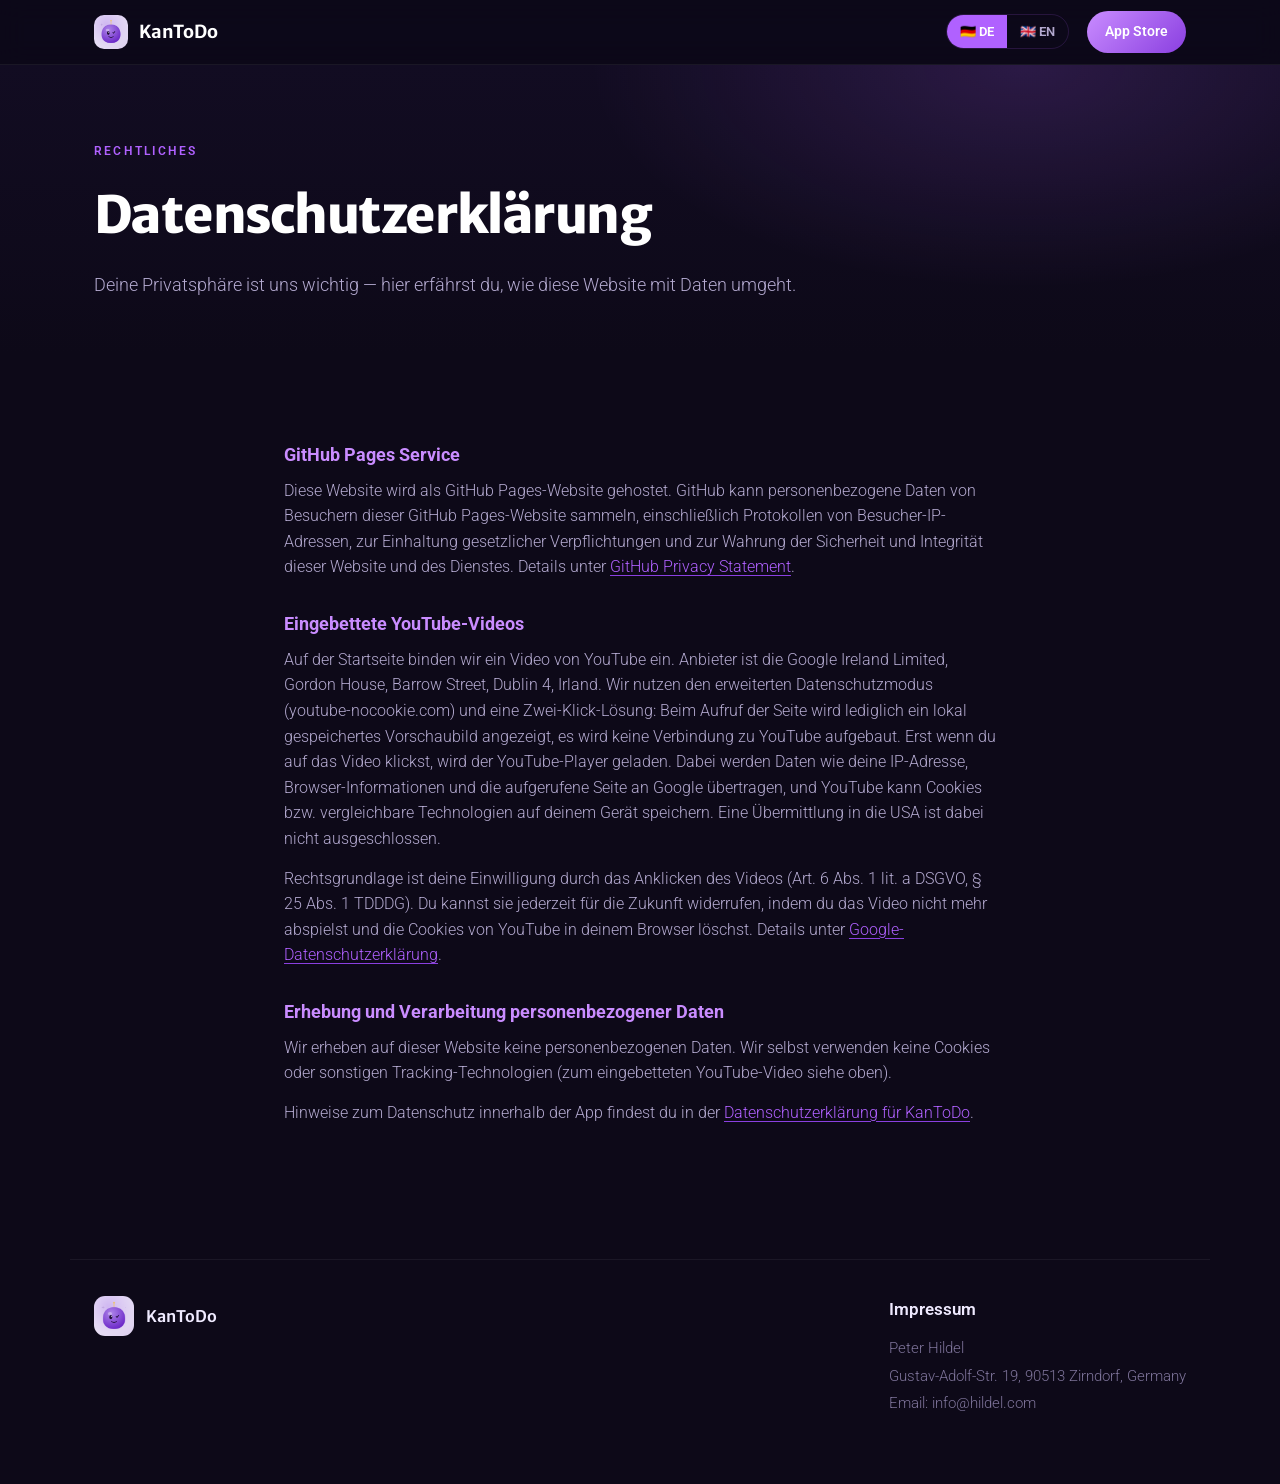
<file: privacy.html>
<!doctype html>
<html lang="de">
<head>
  <meta charset="UTF-8">
  <meta name="viewport" content="width=device-width, initial-scale=1.0">
  <link rel="preconnect" href="https://fonts.googleapis.com">
  <link rel="preconnect" href="https://fonts.gstatic.com" crossorigin>
  <link href="https://fonts.googleapis.com/css2?family=Merriweather+Sans:ital,wght@0,300..800;1,300..800&family=Roboto:ital,wght@0,100;0,300;0,400;0,500;0,700;0,900&display=swap"
        rel="stylesheet">
  <title>KanToDo — Datenschutz</title>
  <link rel="icon" href="./icon_kantodo.png">
  <link href="./landing.css" rel="stylesheet">
</head>
<body>

<!-- NAV -->
<div class="site-header">
  <nav class="wrap nav">
    <a class="nav-brand" href="./index.html">
      <img src="./icon_kantodo.png" alt="KanToDo">
      <span>KanToDo</span>
    </a>
    <div class="nav-right">
      <div class="lang-switch">
        <a href="./privacy.html" class="active">🇩🇪 DE</a>
        <a href="./en/privacy.html">🇬🇧 EN</a>
      </div>
      <a class="nav-cta" href="https://apps.apple.com/de/app/kantodo/id6775049762" target="_blank" rel="noopener noreferrer">App Store</a>
    </div>
  </nav>
</div>

<!-- HERO -->
<header class="page-hero">
  <div class="wrap">
    <span class="eyebrow">Rechtliches</span>
    <h1>Datenschutzerklärung</h1>
    <p class="sub">Deine Privatsphäre ist uns wichtig — hier erfährst du, wie diese Website mit Daten umgeht.</p>
  </div>
</header>

<!-- BODY -->
<section class="page-body">
  <div class="wrap prose">
    <h3>GitHub Pages Service</h3>
    <p>Diese Website wird als GitHub Pages-Website gehostet. GitHub kann personenbezogene Daten von Besuchern dieser
      GitHub Pages-Website sammeln, einschließlich Protokollen von Besucher-IP-Adressen, zur Einhaltung
      gesetzlicher Verpflichtungen und zur Wahrung der Sicherheit und Integrität dieser Website und des Dienstes.
      Details unter
      <a href="https://docs.github.com/en/site-policy/privacy-policies/github-general-privacy-statement" rel="ugc">GitHub Privacy Statement</a>.</p>

    <h3>Eingebettete YouTube-Videos</h3>
    <p>Auf der Startseite binden wir ein Video von YouTube ein. Anbieter ist die Google Ireland Limited, Gordon House,
      Barrow Street, Dublin 4, Irland. Wir nutzen den erweiterten Datenschutzmodus (youtube-nocookie.com) und eine
      Zwei-Klick-Lösung: Beim Aufruf der Seite wird lediglich ein lokal gespeichertes Vorschaubild angezeigt, es wird
      keine Verbindung zu YouTube aufgebaut. Erst wenn du auf das Video klickst, wird der YouTube-Player geladen. Dabei
      werden Daten wie deine IP-Adresse, Browser-Informationen und die aufgerufene Seite an Google übertragen, und
      YouTube kann Cookies bzw. vergleichbare Technologien auf deinem Gerät speichern. Eine Übermittlung in die USA ist
      dabei nicht ausgeschlossen.</p>
    <p>Rechtsgrundlage ist deine Einwilligung durch das Anklicken des Videos (Art. 6 Abs. 1 lit. a DSGVO, § 25 Abs. 1
      TDDDG). Du kannst sie jederzeit für die Zukunft widerrufen, indem du das Video nicht mehr abspielst und die
      Cookies von YouTube in deinem Browser löschst. Details unter
      <a href="https://policies.google.com/privacy" rel="ugc">Google-Datenschutzerklärung</a>.</p>

    <h3>Erhebung und Verarbeitung personenbezogener Daten</h3>
    <p>Wir erheben auf dieser Website keine personenbezogenen Daten. Wir selbst verwenden keine Cookies oder sonstigen
      Tracking-Technologien (zum eingebetteten YouTube-Video siehe oben).</p>

    <p>Hinweise zum Datenschutz innerhalb der App findest du in der
      <a href="./app-privacy.html" rel="ugc">Datenschutzerklärung für KanToDo</a>.</p>
  </div>
</section>

<!-- IMPRESSUM -->
<footer class="imprint">
  <div class="wrap imprint-inner">
    <div>
      <div class="brand">
        <img src="./icon_kantodo.png" alt="KanToDo">
        <span>KanToDo</span>
      </div>
    </div>
    <div>
      <h3>Impressum</h3>
      <p>Peter Hildel</p>
      <p>Gustav-Adolf-Str. 19, 90513 Zirndorf, Germany</p>
      <p>Email: info@hildel.com</p>
    </div>
  </div>
</footer>

</body>
</html>
</file>
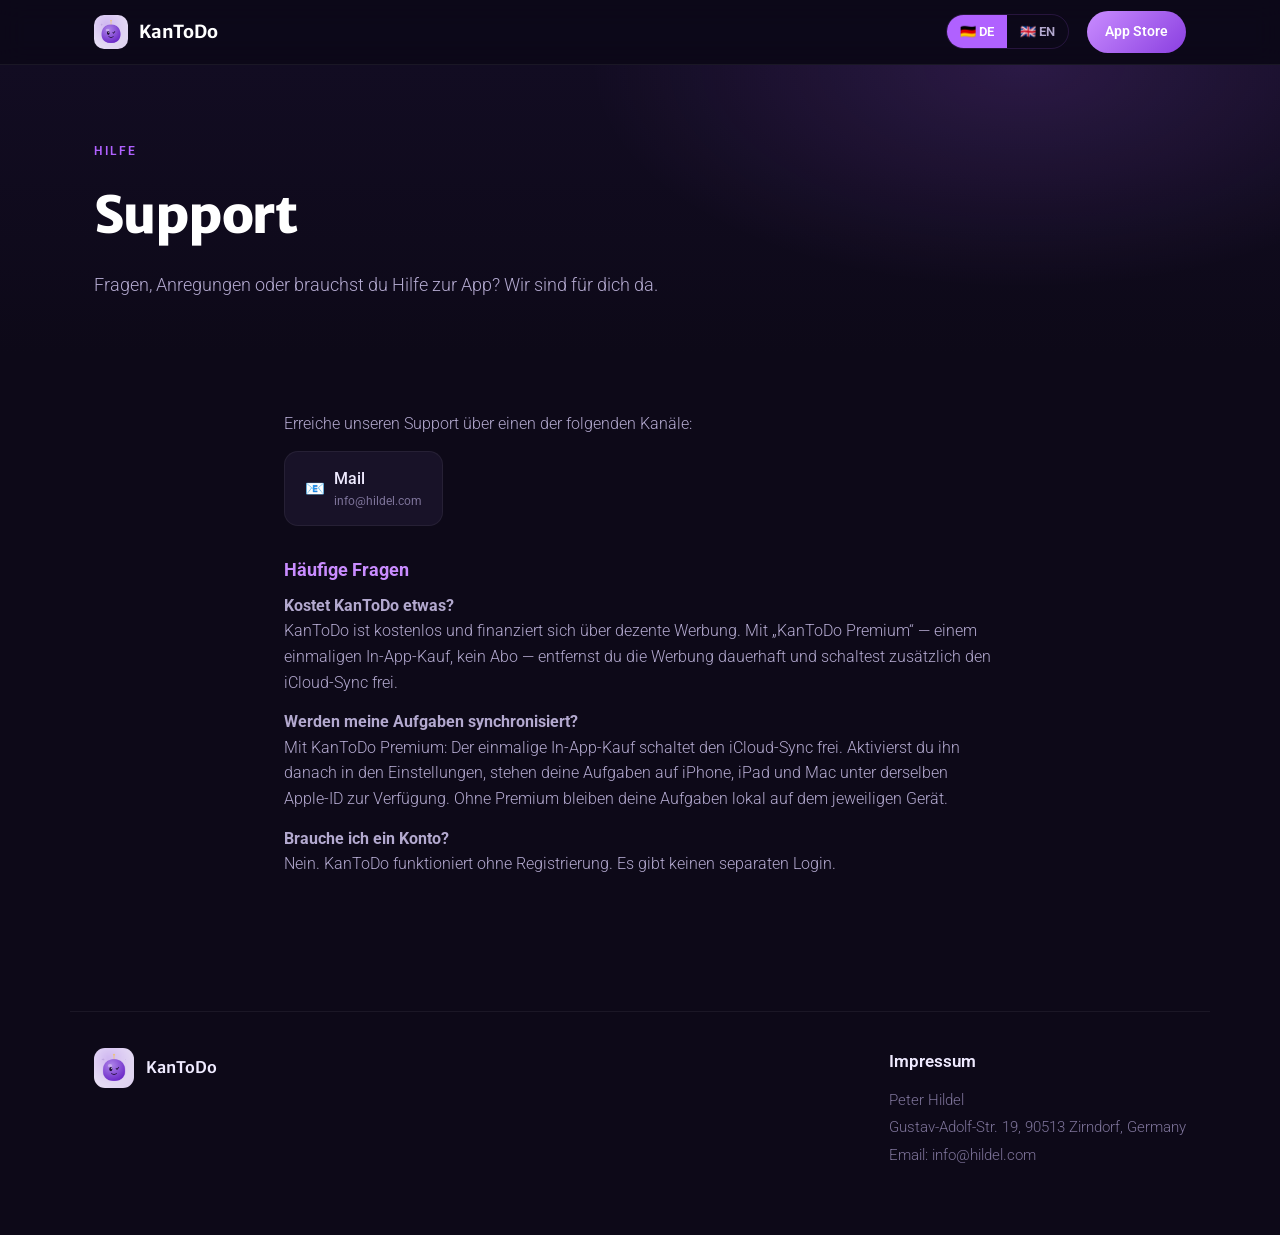
<file: support.html>
<!doctype html>
<html lang="de">
<head>
  <meta charset="UTF-8">
  <meta name="viewport" content="width=device-width, initial-scale=1.0">
  <link rel="preconnect" href="https://fonts.googleapis.com">
  <link rel="preconnect" href="https://fonts.gstatic.com" crossorigin>
  <link href="https://fonts.googleapis.com/css2?family=Merriweather+Sans:ital,wght@0,300..800;1,300..800&family=Roboto:ital,wght@0,100;0,300;0,400;0,500;0,700;0,900&display=swap"
        rel="stylesheet">
  <title>KanToDo — Support</title>
  <link rel="icon" href="./icon_kantodo.png">
  <link href="./landing.css" rel="stylesheet">
</head>
<body>

<!-- NAV -->
<div class="site-header">
  <nav class="wrap nav">
    <a class="nav-brand" href="./index.html">
      <img src="./icon_kantodo.png" alt="KanToDo">
      <span>KanToDo</span>
    </a>
    <div class="nav-right">
      <div class="lang-switch">
        <a href="./support.html" class="active">🇩🇪 DE</a>
        <a href="./en/support.html">🇬🇧 EN</a>
      </div>
      <a class="nav-cta" href="https://apps.apple.com/de/app/kantodo/id6775049762" target="_blank" rel="noopener noreferrer">App Store</a>
    </div>
  </nav>
</div>

<!-- HERO -->
<header class="page-hero">
  <div class="wrap">
    <span class="eyebrow">Hilfe</span>
    <h1>Support</h1>
    <p class="sub">Fragen, Anregungen oder brauchst du Hilfe zur App? Wir sind für dich da.</p>
  </div>
</header>

<!-- BODY -->
<section class="page-body">
  <div class="wrap prose">
    <p>Erreiche unseren Support über einen der folgenden Kanäle:</p>
    <div class="channel">
      <a href="mailto:info@hildel.com">
        <span>📧</span>
        <span>Mail<span class="ch-label">info&#64;hildel.com</span></span>
      </a>
    </div>

    <h3>Häufige Fragen</h3>
    <p><strong>Kostet KanToDo etwas?</strong><br>
      KanToDo ist kostenlos und finanziert sich über dezente Werbung. Mit „KanToDo Premium“ — einem einmaligen
      In-App-Kauf, kein Abo — entfernst du die Werbung dauerhaft und schaltest zusätzlich den iCloud-Sync frei.</p>
    <p><strong>Werden meine Aufgaben synchronisiert?</strong><br>
      Mit KanToDo Premium: Der einmalige In-App-Kauf schaltet den iCloud-Sync frei. Aktivierst du ihn danach in den
      Einstellungen, stehen deine Aufgaben auf iPhone, iPad und Mac unter derselben Apple-ID zur Verfügung.
      Ohne Premium bleiben deine Aufgaben lokal auf dem jeweiligen Gerät.</p>
    <p><strong>Brauche ich ein Konto?</strong><br>
      Nein. KanToDo funktioniert ohne Registrierung. Es gibt keinen separaten Login.</p>
  </div>
</section>

<!-- IMPRESSUM -->
<footer class="imprint">
  <div class="wrap imprint-inner">
    <div>
      <div class="brand">
        <img src="./icon_kantodo.png" alt="KanToDo">
        <span>KanToDo</span>
      </div>
    </div>
    <div>
      <h3>Impressum</h3>
      <p>Peter Hildel</p>
      <p>Gustav-Adolf-Str. 19, 90513 Zirndorf, Germany</p>
      <p>Email: info@hildel.com</p>
    </div>
  </div>
</footer>

</body>
</html>
</file>
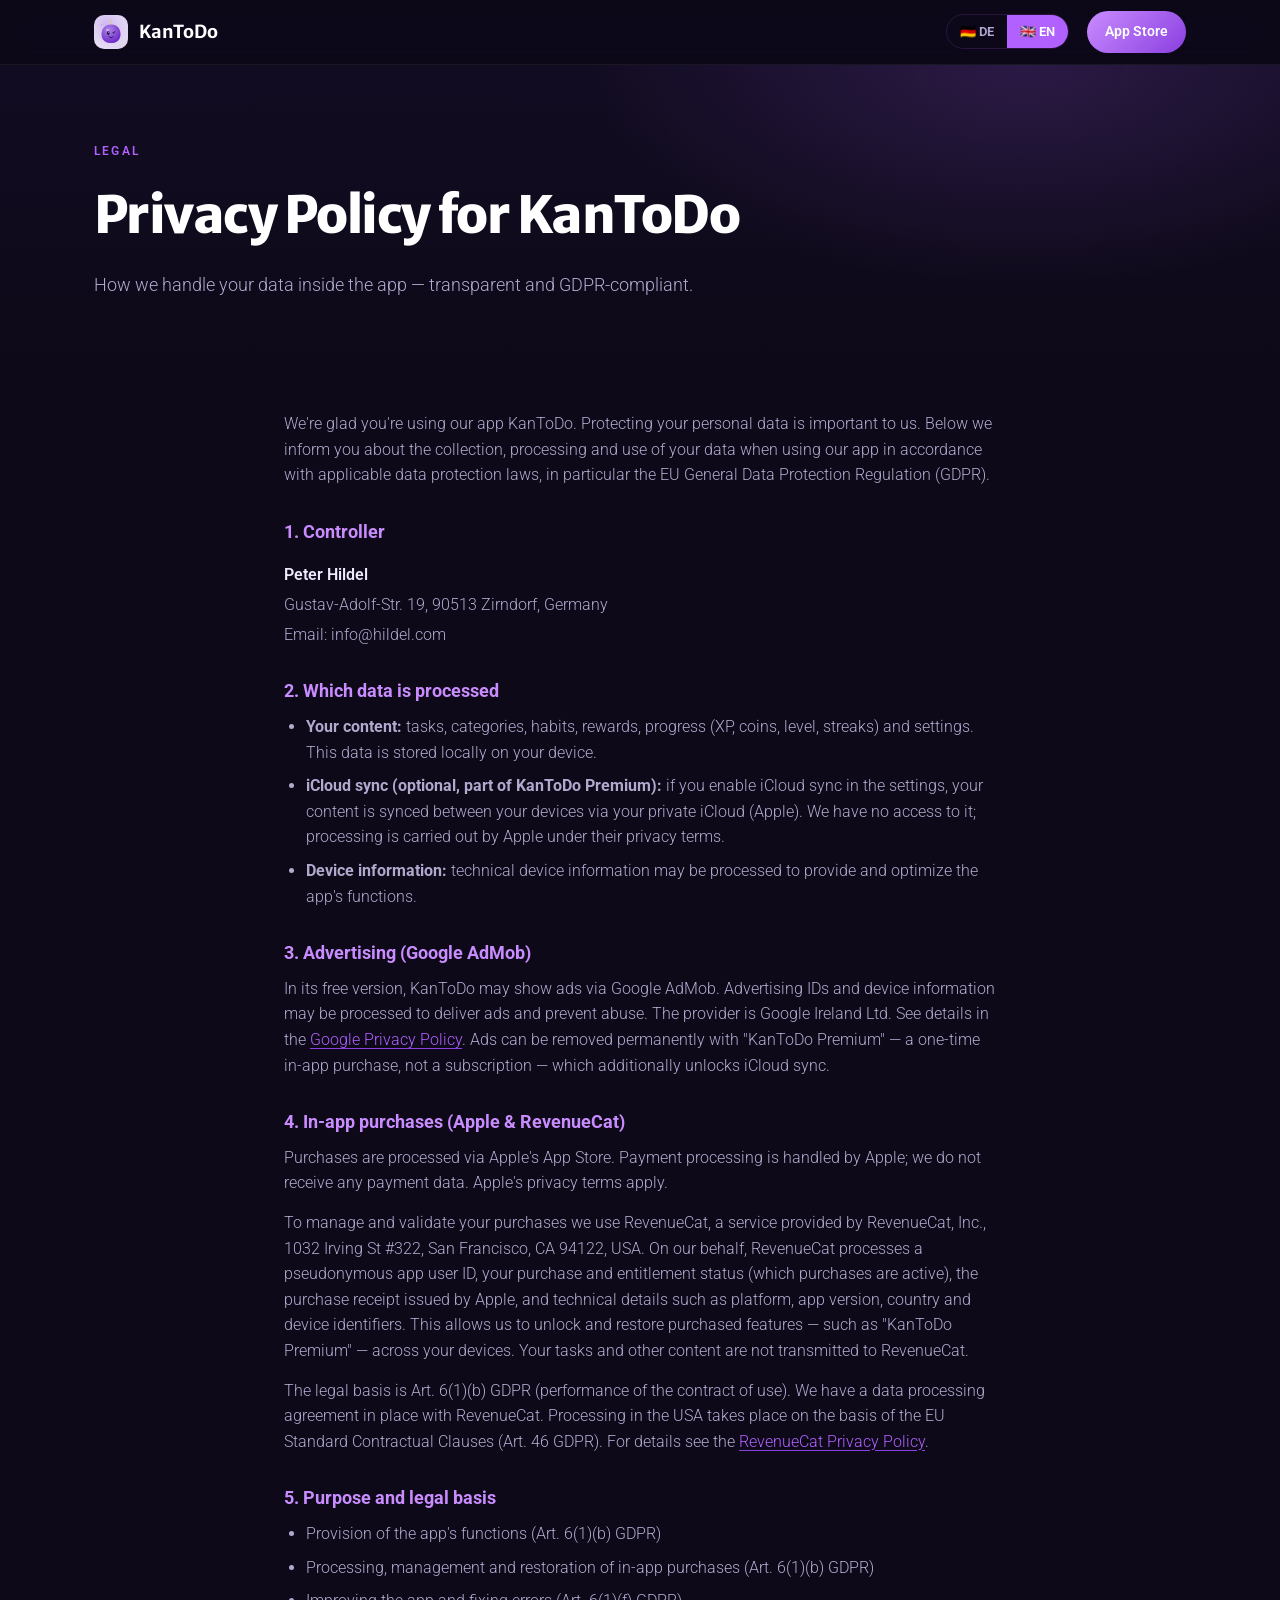
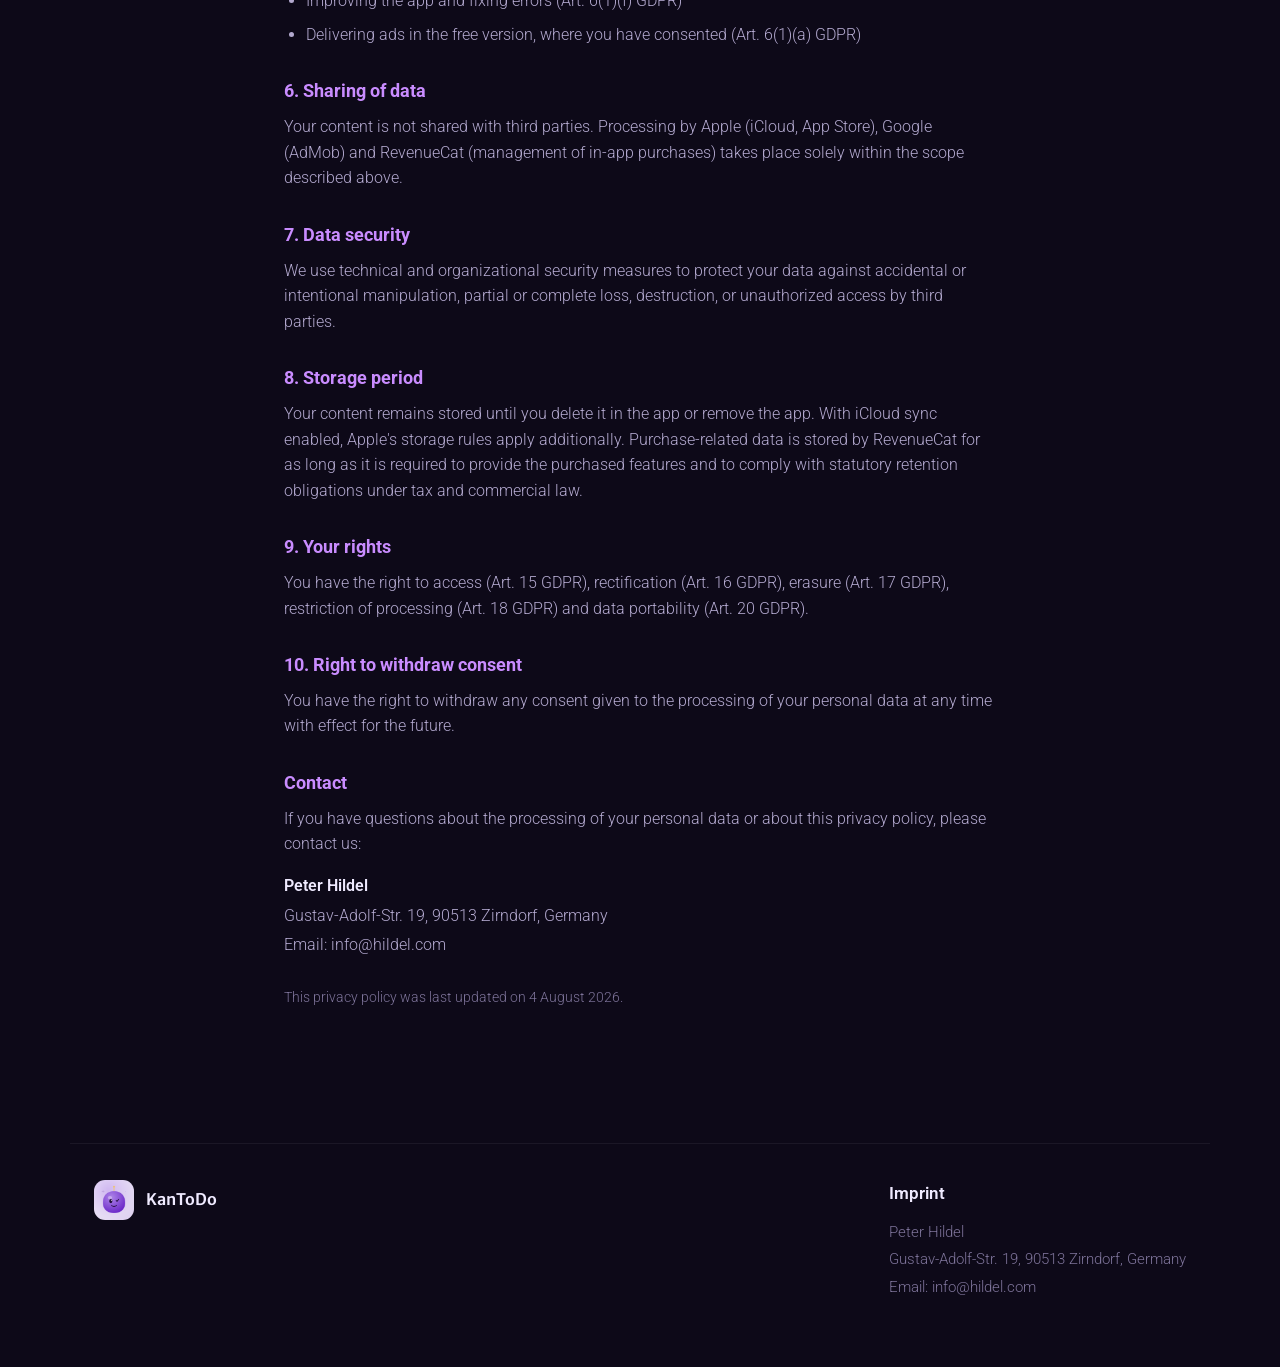
<file: en/app-privacy.html>
<!doctype html>
<html lang="en">
<head>
  <meta charset="UTF-8">
  <meta name="viewport" content="width=device-width, initial-scale=1.0">
  <link rel="preconnect" href="https://fonts.googleapis.com">
  <link rel="preconnect" href="https://fonts.gstatic.com" crossorigin>
  <link href="https://fonts.googleapis.com/css2?family=Merriweather+Sans:ital,wght@0,300..800;1,300..800&family=Roboto:ital,wght@0,100;0,300;0,400;0,500;0,700;0,900&display=swap"
        rel="stylesheet">
  <title>KanToDo — App Privacy</title>
  <link rel="icon" href="../icon_kantodo.png">
  <link href="../landing.css" rel="stylesheet">
</head>
<body>

<!-- NAV -->
<div class="site-header">
  <nav class="wrap nav">
    <a class="nav-brand" href="./index.html">
      <img src="../icon_kantodo.png" alt="KanToDo">
      <span>KanToDo</span>
    </a>
    <div class="nav-right">
      <div class="lang-switch">
        <a href="../app-privacy.html">🇩🇪 DE</a>
        <a href="./app-privacy.html" class="active">🇬🇧 EN</a>
      </div>
      <a class="nav-cta" href="https://apps.apple.com/app/kantodo/id6775049762" target="_blank" rel="noopener noreferrer">App Store</a>
    </div>
  </nav>
</div>

<!-- HERO -->
<header class="page-hero">
  <div class="wrap">
    <span class="eyebrow">Legal</span>
    <h1>Privacy Policy for KanToDo</h1>
    <p class="sub">How we handle your data inside the app — transparent and GDPR-compliant.</p>
  </div>
</header>

<!-- BODY -->
<section class="page-body">
  <div class="wrap prose">
    <p>We're glad you're using our app KanToDo. Protecting your personal data is important to us. Below we inform you
      about the collection, processing and use of your data when using our app in accordance with applicable data
      protection laws, in particular the EU General Data Protection Regulation (GDPR).</p>

    <h3>1. Controller</h3>
    <div class="contact-block">
      <p class="name">Peter Hildel</p>
      <p>Gustav-Adolf-Str. 19, 90513 Zirndorf, Germany</p>
      <p>Email: info@hildel.com</p>
    </div>

    <h3>2. Which data is processed</h3>
    <ul>
      <li><p><strong>Your content:</strong> tasks, categories, habits, rewards, progress (XP, coins, level, streaks) and settings. This data is stored locally on your device.</p></li>
      <li><p><strong>iCloud sync (optional, part of KanToDo Premium):</strong> if you enable iCloud sync in the settings, your content is synced between your devices via your private iCloud (Apple). We have no access to it; processing is carried out by Apple under their privacy terms.</p></li>
      <li><p><strong>Device information:</strong> technical device information may be processed to provide and optimize the app's functions.</p></li>
    </ul>

    <h3>3. Advertising (Google AdMob)</h3>
    <p>In its free version, KanToDo may show ads via Google AdMob. Advertising IDs and device information may be
      processed to deliver ads and prevent abuse. The provider is Google Ireland Ltd. See details in the
      <a href="https://policies.google.com/privacy" rel="ugc">Google Privacy Policy</a>.
      Ads can be removed permanently with "KanToDo Premium" — a one-time in-app purchase, not a subscription —
      which additionally unlocks iCloud sync.</p>

    <h3>4. In-app purchases (Apple &amp; RevenueCat)</h3>
    <p>Purchases are processed via Apple's App Store. Payment processing is handled by Apple; we do not receive any
      payment data. Apple's privacy terms apply.</p>
    <p>To manage and validate your purchases we use RevenueCat, a service provided by RevenueCat, Inc.,
      1032 Irving St #322, San Francisco, CA 94122, USA. On our behalf, RevenueCat processes a pseudonymous app user
      ID, your purchase and entitlement status (which purchases are active), the purchase receipt issued by Apple, and
      technical details such as platform, app version, country and device identifiers. This allows us to unlock and
      restore purchased features — such as "KanToDo Premium" — across your devices. Your tasks and other content are not
      transmitted to RevenueCat.</p>
    <p>The legal basis is Art. 6(1)(b) GDPR (performance of the contract of use). We have a data processing agreement
      in place with RevenueCat. Processing in the USA takes place on the basis of the EU Standard Contractual Clauses
      (Art. 46 GDPR). For details see the
      <a href="https://www.revenuecat.com/privacy" rel="ugc">RevenueCat Privacy Policy</a>.</p>

    <h3>5. Purpose and legal basis</h3>
    <ul>
      <li>Provision of the app's functions (Art. 6(1)(b) GDPR)</li>
      <li>Processing, management and restoration of in-app purchases (Art. 6(1)(b) GDPR)</li>
      <li>Improving the app and fixing errors (Art. 6(1)(f) GDPR)</li>
      <li>Delivering ads in the free version, where you have consented (Art. 6(1)(a) GDPR)</li>
    </ul>

    <h3>6. Sharing of data</h3>
    <p>Your content is not shared with third parties. Processing by Apple (iCloud, App Store), Google (AdMob) and
      RevenueCat (management of in-app purchases) takes place solely within the scope described above.</p>

    <h3>7. Data security</h3>
    <p>We use technical and organizational security measures to protect your data against accidental or intentional
      manipulation, partial or complete loss, destruction, or unauthorized access by third parties.</p>

    <h3>8. Storage period</h3>
    <p>Your content remains stored until you delete it in the app or remove the app. With iCloud sync enabled,
      Apple's storage rules apply additionally. Purchase-related data is stored by RevenueCat for as long as it is
      required to provide the purchased features and to comply with statutory retention obligations under tax and
      commercial law.</p>

    <h3>9. Your rights</h3>
    <p>You have the right to access (Art. 15 GDPR), rectification (Art. 16 GDPR), erasure (Art. 17 GDPR),
      restriction of processing (Art. 18 GDPR) and data portability (Art. 20 GDPR).</p>

    <h3>10. Right to withdraw consent</h3>
    <p>You have the right to withdraw any consent given to the processing of your personal data at any time with
      effect for the future.</p>

    <h3>Contact</h3>
    <p>If you have questions about the processing of your personal data or about this privacy policy, please
      contact us:</p>
    <div class="contact-block">
      <p class="name">Peter Hildel</p>
      <p>Gustav-Adolf-Str. 19, 90513 Zirndorf, Germany</p>
      <p>Email: info@hildel.com</p>
    </div>

    <p class="updated">This privacy policy was last updated on 4 August 2026.</p>
  </div>
</section>

<!-- IMPRINT -->
<footer class="imprint">
  <div class="wrap imprint-inner">
    <div>
      <div class="brand">
        <img src="../icon_kantodo.png" alt="KanToDo">
        <span>KanToDo</span>
      </div>
    </div>
    <div>
      <h3>Imprint</h3>
      <p>Peter Hildel</p>
      <p>Gustav-Adolf-Str. 19, 90513 Zirndorf, Germany</p>
      <p>Email: info@hildel.com</p>
    </div>
  </div>
</footer>

</body>
</html>
</file>
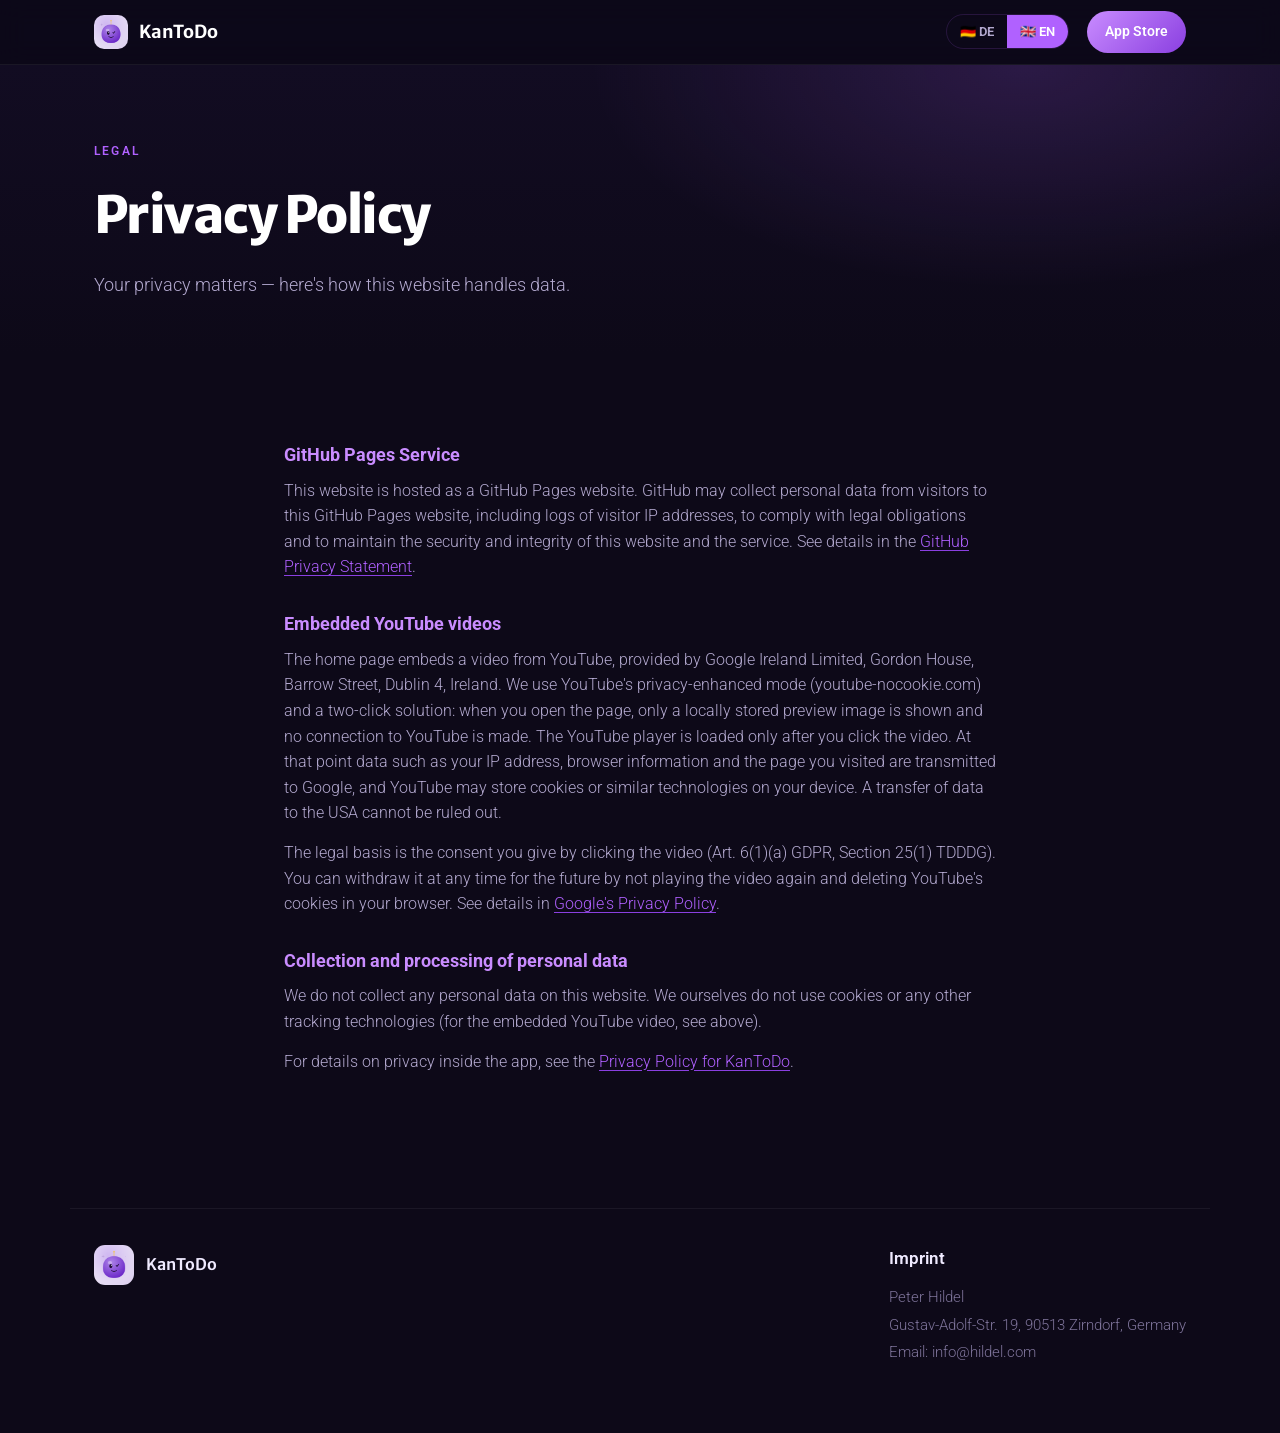
<file: en/privacy.html>
<!doctype html>
<html lang="en">
<head>
  <meta charset="UTF-8">
  <meta name="viewport" content="width=device-width, initial-scale=1.0">
  <link rel="preconnect" href="https://fonts.googleapis.com">
  <link rel="preconnect" href="https://fonts.gstatic.com" crossorigin>
  <link href="https://fonts.googleapis.com/css2?family=Merriweather+Sans:ital,wght@0,300..800;1,300..800&family=Roboto:ital,wght@0,100;0,300;0,400;0,500;0,700;0,900&display=swap"
        rel="stylesheet">
  <title>KanToDo — Privacy</title>
  <link rel="icon" href="../icon_kantodo.png">
  <link href="../landing.css" rel="stylesheet">
</head>
<body>

<!-- NAV -->
<div class="site-header">
  <nav class="wrap nav">
    <a class="nav-brand" href="./index.html">
      <img src="../icon_kantodo.png" alt="KanToDo">
      <span>KanToDo</span>
    </a>
    <div class="nav-right">
      <div class="lang-switch">
        <a href="../privacy.html">🇩🇪 DE</a>
        <a href="./privacy.html" class="active">🇬🇧 EN</a>
      </div>
      <a class="nav-cta" href="https://apps.apple.com/app/kantodo/id6775049762" target="_blank" rel="noopener noreferrer">App Store</a>
    </div>
  </nav>
</div>

<!-- HERO -->
<header class="page-hero">
  <div class="wrap">
    <span class="eyebrow">Legal</span>
    <h1>Privacy Policy</h1>
    <p class="sub">Your privacy matters — here's how this website handles data.</p>
  </div>
</header>

<!-- BODY -->
<section class="page-body">
  <div class="wrap prose">
    <h3>GitHub Pages Service</h3>
    <p>This website is hosted as a GitHub Pages website. GitHub may collect personal data from visitors to this
      GitHub Pages website, including logs of visitor IP addresses, to comply with legal obligations and to maintain
      the security and integrity of this website and the service. See details in the
      <a href="https://docs.github.com/en/site-policy/privacy-policies/github-general-privacy-statement" rel="ugc">GitHub Privacy Statement</a>.</p>

    <h3>Embedded YouTube videos</h3>
    <p>The home page embeds a video from YouTube, provided by Google Ireland Limited, Gordon House, Barrow Street,
      Dublin 4, Ireland. We use YouTube's privacy-enhanced mode (youtube-nocookie.com) and a two-click solution: when
      you open the page, only a locally stored preview image is shown and no connection to YouTube is made. The YouTube
      player is loaded only after you click the video. At that point data such as your IP address, browser information
      and the page you visited are transmitted to Google, and YouTube may store cookies or similar technologies on your
      device. A transfer of data to the USA cannot be ruled out.</p>
    <p>The legal basis is the consent you give by clicking the video (Art. 6(1)(a) GDPR, Section 25(1) TDDDG). You can
      withdraw it at any time for the future by not playing the video again and deleting YouTube's cookies in your
      browser. See details in
      <a href="https://policies.google.com/privacy" rel="ugc">Google's Privacy Policy</a>.</p>

    <h3>Collection and processing of personal data</h3>
    <p>We do not collect any personal data on this website. We ourselves do not use cookies or any other tracking
      technologies (for the embedded YouTube video, see above).</p>

    <p>For details on privacy inside the app, see the
      <a href="./app-privacy.html" rel="ugc">Privacy Policy for KanToDo</a>.</p>
  </div>
</section>

<!-- IMPRINT -->
<footer class="imprint">
  <div class="wrap imprint-inner">
    <div>
      <div class="brand">
        <img src="../icon_kantodo.png" alt="KanToDo">
        <span>KanToDo</span>
      </div>
    </div>
    <div>
      <h3>Imprint</h3>
      <p>Peter Hildel</p>
      <p>Gustav-Adolf-Str. 19, 90513 Zirndorf, Germany</p>
      <p>Email: info@hildel.com</p>
    </div>
  </div>
</footer>

</body>
</html>
</file>
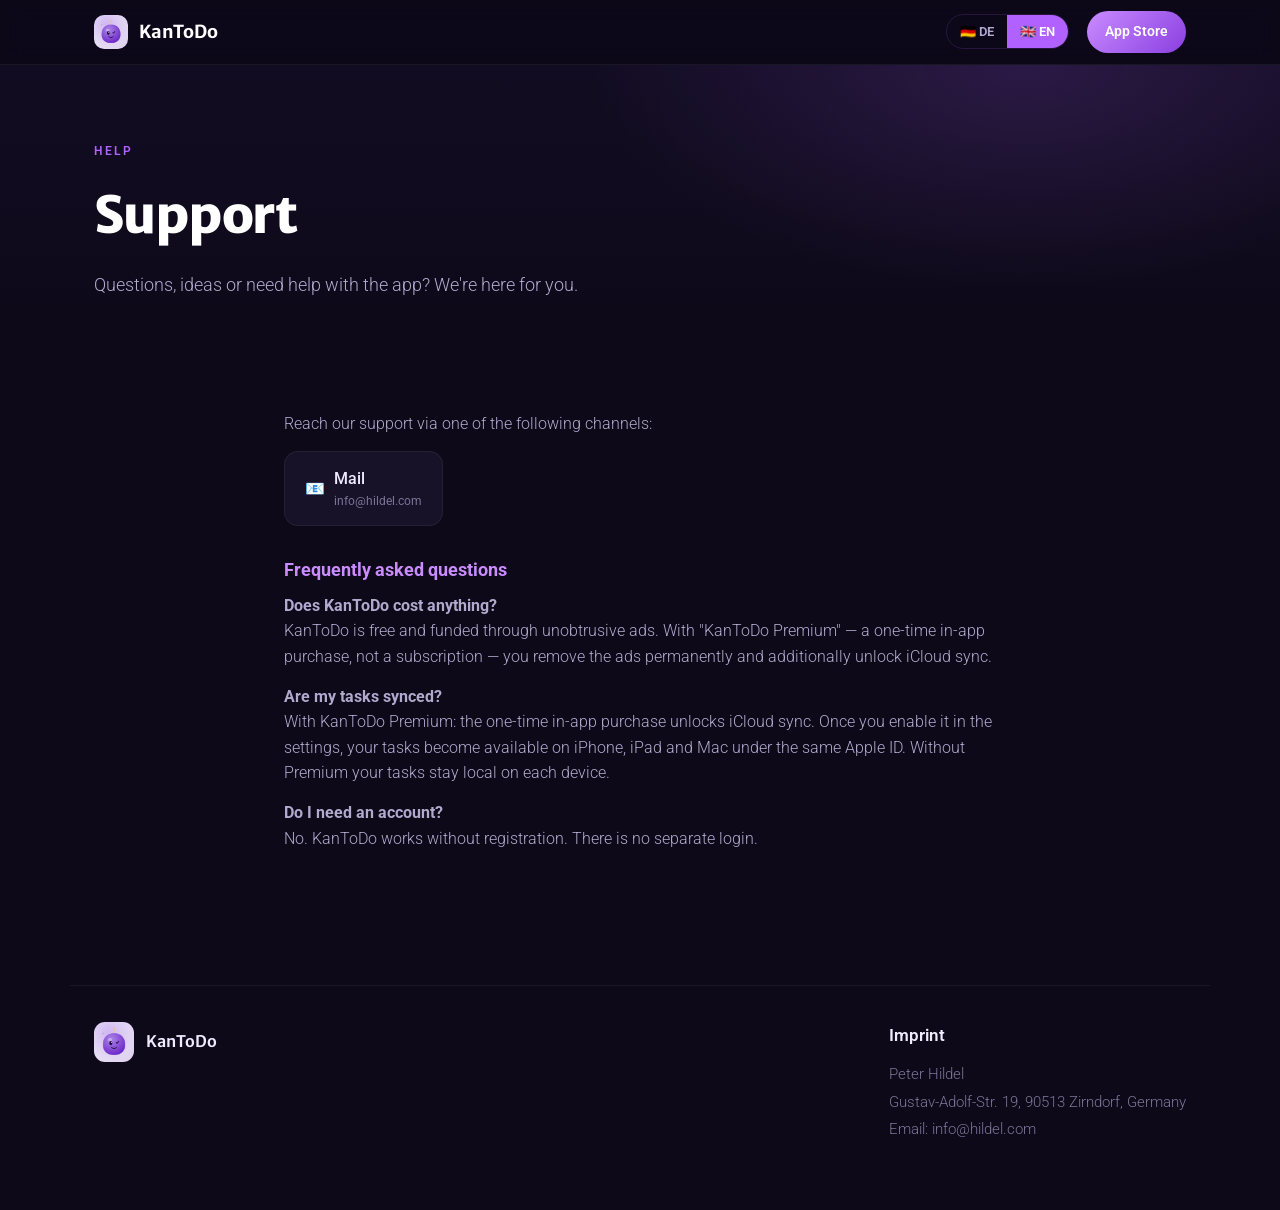
<file: en/support.html>
<!doctype html>
<html lang="en">
<head>
  <meta charset="UTF-8">
  <meta name="viewport" content="width=device-width, initial-scale=1.0">
  <link rel="preconnect" href="https://fonts.googleapis.com">
  <link rel="preconnect" href="https://fonts.gstatic.com" crossorigin>
  <link href="https://fonts.googleapis.com/css2?family=Merriweather+Sans:ital,wght@0,300..800;1,300..800&family=Roboto:ital,wght@0,100;0,300;0,400;0,500;0,700;0,900&display=swap"
        rel="stylesheet">
  <title>KanToDo — Support</title>
  <link rel="icon" href="../icon_kantodo.png">
  <link href="../landing.css" rel="stylesheet">
</head>
<body>

<!-- NAV -->
<div class="site-header">
  <nav class="wrap nav">
    <a class="nav-brand" href="./index.html">
      <img src="../icon_kantodo.png" alt="KanToDo">
      <span>KanToDo</span>
    </a>
    <div class="nav-right">
      <div class="lang-switch">
        <a href="../support.html">🇩🇪 DE</a>
        <a href="./support.html" class="active">🇬🇧 EN</a>
      </div>
      <a class="nav-cta" href="https://apps.apple.com/app/kantodo/id6775049762" target="_blank" rel="noopener noreferrer">App Store</a>
    </div>
  </nav>
</div>

<!-- HERO -->
<header class="page-hero">
  <div class="wrap">
    <span class="eyebrow">Help</span>
    <h1>Support</h1>
    <p class="sub">Questions, ideas or need help with the app? We're here for you.</p>
  </div>
</header>

<!-- BODY -->
<section class="page-body">
  <div class="wrap prose">
    <p>Reach our support via one of the following channels:</p>
    <div class="channel">
      <a href="mailto:info@hildel.com">
        <span>📧</span>
        <span>Mail<span class="ch-label">info&#64;hildel.com</span></span>
      </a>
    </div>

    <h3>Frequently asked questions</h3>
    <p><strong>Does KanToDo cost anything?</strong><br>
      KanToDo is free and funded through unobtrusive ads. With "KanToDo Premium" — a one-time in-app purchase,
      not a subscription — you remove the ads permanently and additionally unlock iCloud sync.</p>
    <p><strong>Are my tasks synced?</strong><br>
      With KanToDo Premium: the one-time in-app purchase unlocks iCloud sync. Once you enable it in the settings,
      your tasks become available on iPhone, iPad and Mac under the same Apple ID. Without Premium your tasks
      stay local on each device.</p>
    <p><strong>Do I need an account?</strong><br>
      No. KanToDo works without registration. There is no separate login.</p>
  </div>
</section>

<!-- IMPRINT -->
<footer class="imprint">
  <div class="wrap imprint-inner">
    <div>
      <div class="brand">
        <img src="../icon_kantodo.png" alt="KanToDo">
        <span>KanToDo</span>
      </div>
    </div>
    <div>
      <h3>Imprint</h3>
      <p>Peter Hildel</p>
      <p>Gustav-Adolf-Str. 19, 90513 Zirndorf, Germany</p>
      <p>Email: info@hildel.com</p>
    </div>
  </div>
</footer>

</body>
</html>
</file>
<file: landing.css>
/* KanToDo — Landing Page (dark purple theme matching the app) */

:root {
  --bg: #0d0918;
  --bg-grad-1: #120c22;
  --bg-grad-2: #0a0714;
  --surface: #181228;
  --surface-2: #211836;
  --border: rgba(176, 97, 255, 0.16);
  --border-soft: rgba(255, 255, 255, 0.06);
  --accent: #b061ff;
  --accent-bright: #c98cff;
  --accent-dim: #8a3fe0;
  --mint: #5cf0d1;
  --gold: #ffc747;
  --pink: #ff6bc2;
  --blue: #61a1ff;
  --text: #efeaff;
  --text-dim: #b3a9cf;
  --text-faint: #7d7399;
  --shadow-lg: 0 30px 60px -15px rgba(0, 0, 0, 0.75);
  --shadow-md: 0 14px 34px -12px rgba(0, 0, 0, 0.65);
  --radius: 22px;
  --maxw: 1140px;
}

* { box-sizing: border-box; }

html { -webkit-text-size-adjust: 100%; scroll-behavior: smooth; }

body {
  margin: 0;
  font-family: "Roboto", system-ui, -apple-system, sans-serif;
  background: var(--bg);
  color: var(--text);
  line-height: 1.6;
  -webkit-font-smoothing: antialiased;
  overflow-x: hidden;
}

img { display: block; max-width: 100%; }
a { color: inherit; text-decoration: none; }

.font-heading { font-family: "Merriweather Sans", "Roboto", sans-serif; }

.wrap { width: 100%; max-width: var(--maxw); margin: 0 auto; padding: 0 24px; }

.accent { color: var(--accent-bright); }

/* ---------- Buttons ---------- */
.btn {
  display: inline-flex;
  align-items: center;
  gap: 10px;
  font-weight: 600;
  font-size: 1rem;
  padding: 13px 24px;
  border-radius: 999px;
  transition: transform .15s ease, box-shadow .15s ease, opacity .15s ease;
}
.btn-primary {
  background: linear-gradient(135deg, var(--accent-bright), var(--accent-dim));
  color: #ffffff;
  box-shadow: 0 10px 30px -8px rgba(176, 97, 255, 0.55);
}
.btn-primary:hover { transform: translateY(-2px); box-shadow: 0 16px 36px -8px rgba(176, 97, 255, 0.65); }
.btn-ghost {
  border: 1px solid var(--border);
  color: var(--text);
  background: rgba(255, 255, 255, 0.02);
}
.btn-ghost:hover { border-color: var(--accent); color: var(--accent-bright); }

/* ---------- Hero ---------- */
.hero {
  position: relative;
  padding: 88px 0 96px;
  background:
    radial-gradient(900px 500px at 78% 12%, rgba(176, 97, 255, 0.18), transparent 60%),
    radial-gradient(700px 600px at 12% 90%, rgba(92, 240, 209, 0.08), transparent 60%),
    linear-gradient(180deg, var(--bg-grad-1), var(--bg-grad-2));
  overflow: hidden;
}
.hero::after {
  /* faint glow rings */
  content: "";
  position: absolute;
  top: -10%; right: -6%;
  width: 560px; height: 560px;
  border-radius: 50%;
  border: 1px solid rgba(176, 97, 255, 0.08);
  box-shadow:
    0 0 0 60px rgba(176, 97, 255, 0.03),
    0 0 0 130px rgba(176, 97, 255, 0.02);
  pointer-events: none;
}
.hero-grid {
  position: relative;
  z-index: 1;
  display: grid;
  grid-template-columns: 1.05fr 0.95fr;
  gap: 48px;
  align-items: center;
}
.hero-badge {
  display: inline-flex;
  align-items: center;
  gap: 9px;
  font-size: .82rem;
  font-weight: 500;
  letter-spacing: .02em;
  color: var(--accent-bright);
  background: rgba(176, 97, 255, 0.12);
  border: 1px solid var(--border);
  padding: 6px 14px;
  border-radius: 999px;
  margin-bottom: 22px;
}
.hero-icon {
  width: 84px; height: 84px;
  border-radius: 22px;
  box-shadow: var(--shadow-md);
  margin-bottom: 26px;
}
.hero h1 {
  font-size: clamp(2.6rem, 6vw, 4.2rem);
  line-height: 1.02;
  letter-spacing: -0.03em;
  font-weight: 800;
  margin: 0 0 18px;
  color: #fff;
}
.hero h1 .accent {
  background: linear-gradient(120deg, var(--accent-bright), var(--pink));
  -webkit-background-clip: text;
  background-clip: text;
  -webkit-text-fill-color: transparent;
}
.hero p.lead {
  font-size: clamp(1.05rem, 2.2vw, 1.3rem);
  color: var(--text-dim);
  font-weight: 300;
  max-width: 34ch;
  margin: 0 0 34px;
}
.hero-cta { display: flex; align-items: center; gap: 16px; flex-wrap: wrap; }
.hero-qr {
  width: 56px; height: 56px;
  border-radius: 12px;
  border: 1px solid var(--border);
  background: #fff;
  padding: 4px;
}

/* phone in hero */
.hero-phone-wrap {
  display: flex;
  justify-content: center;
  position: relative;
}
.hero-phone-wrap::before {
  content: "";
  position: absolute;
  width: 360px; height: 360px;
  background: radial-gradient(circle, rgba(176, 97, 255, 0.28), transparent 65%);
  filter: blur(20px);
  z-index: 0;
}

/* ---------- Phone mockup ---------- */
.phone {
  position: relative;
  width: 270px;
  border-radius: 42px;
  padding: 11px;
  background: linear-gradient(160deg, #2a2042, #100a1e);
  box-shadow: var(--shadow-lg), inset 0 0 0 1px rgba(255,255,255,0.05);
  z-index: 1;
}
.phone-screen {
  position: relative;
  border-radius: 32px;
  overflow: hidden;
  background: #000;
  aspect-ratio: 9 / 19.5;
}
.phone-screen img { width: 100%; height: 100%; object-fit: cover; object-position: top center; }
.phone-notch {
  position: absolute;
  top: 0; left: 50%;
  transform: translateX(-50%);
  width: 40%; height: 22px;
  background: #100a1e;
  border-radius: 0 0 16px 16px;
  z-index: 2;
}

/* ---------- Section base ---------- */
section { position: relative; }
.section-head { text-align: center; max-width: 640px; margin: 0 auto 56px; }
.section-head h2 {
  font-size: clamp(1.9rem, 4vw, 2.7rem);
  letter-spacing: -0.025em;
  font-weight: 800;
  margin: 0 0 14px;
  color: #fff;
}
.section-head p { color: var(--text-dim); font-size: 1.08rem; font-weight: 300; margin: 0; }
.eyebrow {
  display: inline-block;
  font-size: .78rem;
  letter-spacing: .18em;
  text-transform: uppercase;
  color: var(--accent);
  font-weight: 600;
  margin-bottom: 12px;
}

/* ---------- Video ---------- */
.video { padding: 100px 0 0; background: var(--bg); }
.video-frame {
  position: relative;
  max-width: 900px;
  margin: 0 auto;
  aspect-ratio: 16 / 9;
  border-radius: var(--radius);
  overflow: hidden;
  border: 1px solid var(--border);
  box-shadow: var(--shadow-lg);
  background: var(--surface);
}
.video-frame iframe,
.video-facade { position: absolute; inset: 0; width: 100%; height: 100%; border: 0; }
.video-facade { padding: 0; cursor: pointer; background: none; }
.video-facade img { width: 100%; height: 100%; object-fit: cover; transition: transform .4s ease, filter .4s ease; }
.video-facade:hover img { transform: scale(1.03); filter: brightness(.85); }
.video-play {
  position: absolute;
  top: 50%; left: 50%;
  width: 84px; height: 84px;
  transform: translate(-50%, -50%);
  border-radius: 50%;
  background: linear-gradient(135deg, var(--accent-bright), var(--accent-dim));
  box-shadow: 0 12px 34px -8px rgba(176, 97, 255, 0.7);
  transition: transform .2s ease;
}
.video-play::after {
  content: "";
  position: absolute;
  top: 50%; left: 54%;
  transform: translate(-50%, -50%);
  border-style: solid;
  border-width: 14px 0 14px 24px;
  border-color: transparent transparent transparent #fff;
}
.video-facade:hover .video-play,
.video-facade:focus-visible .video-play { transform: translate(-50%, -50%) scale(1.08); }
.video-note { text-align: center; color: var(--text-faint); font-size: .85rem; font-weight: 300; margin: 18px auto 0; max-width: 640px; }
.video-note a { color: var(--text-dim); text-decoration: underline; }

/* ---------- Features ---------- */
.features { padding: 100px 0; background: var(--bg); }
.feature-grid {
  display: grid;
  grid-template-columns: repeat(3, 1fr);
  gap: 28px;
}
.feature-card {
  background: linear-gradient(180deg, var(--surface), var(--bg));
  border: 1px solid var(--border-soft);
  border-radius: var(--radius);
  padding: 30px 26px 34px;
  text-align: center;
  transition: transform .2s ease, border-color .2s ease;
}
.feature-card:hover { transform: translateY(-6px); border-color: var(--border); }
.feature-card .phone { width: 196px; margin: 0 auto 26px; border-radius: 34px; padding: 9px; }
.feature-card .phone-screen { border-radius: 26px; }
.feature-card .phone-notch { height: 16px; }
.feature-icon { font-size: 1.5rem; margin-bottom: 6px; }
.feature-card h3 {
  font-size: 1.22rem;
  font-weight: 700;
  margin: 0 0 8px;
  color: #fff;
}
.feature-card p { color: var(--text-dim); font-weight: 300; margin: 0; font-size: .98rem; }

/* ---------- More features (chips) ---------- */
.more { padding: 0 0 100px; background: var(--bg); }
.chip-grid {
  display: grid;
  grid-template-columns: repeat(3, 1fr);
  gap: 18px;
}
.chip {
  display: flex;
  align-items: flex-start;
  gap: 14px;
  background: var(--surface);
  border: 1px solid var(--border-soft);
  border-radius: 16px;
  padding: 20px 22px;
  transition: border-color .2s ease, transform .2s ease;
}
.chip:hover { border-color: var(--border); transform: translateY(-3px); }
.chip .ic { font-size: 1.4rem; line-height: 1.2; }
.chip h4 { margin: 0 0 4px; font-size: 1.02rem; font-weight: 700; color: #fff; }
.chip p { margin: 0; font-size: .92rem; font-weight: 300; color: var(--text-dim); }
.chip-badge {
  display: inline-block;
  vertical-align: middle;
  margin-left: 8px;
  padding: 2px 8px;
  border-radius: 999px;
  font-size: .66rem;
  font-weight: 700;
  letter-spacing: .09em;
  text-transform: uppercase;
  color: var(--gold);
  background: rgba(255, 199, 71, 0.12);
  border: 1px solid rgba(255, 199, 71, 0.28);
}

/* ---------- Download CTA ---------- */
.cta {
  padding: 92px 0;
  background:
    radial-gradient(700px 360px at 50% 0%, rgba(176, 97, 255, 0.16), transparent 65%),
    var(--bg);
}
.cta-card {
  background: linear-gradient(160deg, var(--surface-2), var(--surface));
  border: 1px solid var(--border);
  border-radius: 30px;
  padding: 54px 40px;
  text-align: center;
  box-shadow: var(--shadow-md);
}
.cta-card h2 {
  font-size: clamp(1.8rem, 4vw, 2.5rem);
  font-weight: 800;
  letter-spacing: -0.025em;
  margin: 0 0 14px;
  color: #fff;
}
.cta-card p { color: var(--text-dim); font-weight: 300; max-width: 46ch; margin: 0 auto 32px; font-size: 1.08rem; }
.cta-actions { display: flex; align-items: center; justify-content: center; gap: 18px; flex-wrap: wrap; }
.cta-actions img.store { height: 52px; width: auto; }
.cta-actions .hero-qr { width: 64px; height: 64px; }

/* ---------- Info / footer sections ---------- */
.info { padding: 80px 0 40px; background: var(--bg); }
.info-grid {
  display: grid;
  grid-template-columns: 1fr 1fr;
  gap: 40px;
}
.info-card {
  background: var(--surface);
  border: 1px solid var(--border-soft);
  border-radius: var(--radius);
  padding: 30px 28px;
}
.info-card h2 {
  font-size: 1.3rem;
  font-weight: 700;
  color: var(--accent-bright);
  margin: 0 0 12px;
}
.info-card p { color: var(--text-dim); font-weight: 300; margin: 0 0 12px; }
.info-card p:last-child { margin-bottom: 0; }
.info-card a { color: var(--accent); text-decoration: underline; text-decoration-color: var(--accent-dim); text-underline-offset: 3px; }
.info-card a:hover { color: var(--accent-bright); }

footer.imprint {
  padding: 40px 0 64px;
  background: var(--bg);
}
.imprint-inner {
  border-top: 1px solid var(--border-soft);
  padding-top: 36px;
  display: flex;
  justify-content: space-between;
  gap: 32px;
  flex-wrap: wrap;
}
.imprint h3 { font-size: 1.05rem; color: var(--text); margin: 0 0 14px; font-weight: 600; }
.imprint p { color: var(--text-faint); font-weight: 300; margin: 0 0 4px; font-size: .92rem; }
.imprint .brand { display: flex; align-items: center; gap: 12px; }
.imprint .brand img { width: 40px; height: 40px; border-radius: 11px; }
.imprint .brand span { font-family: "Merriweather Sans", sans-serif; font-weight: 600; color: var(--text); }

/* ---------- Site header / nav ---------- */
.site-header {
  position: sticky;
  top: 0;
  z-index: 50;
  background: rgba(13, 9, 24, 0.72);
  backdrop-filter: saturate(140%) blur(12px);
  -webkit-backdrop-filter: saturate(140%) blur(12px);
  border-bottom: 1px solid var(--border-soft);
}
.nav {
  display: flex;
  align-items: center;
  justify-content: space-between;
  height: 64px;
}
.nav-brand { display: flex; align-items: center; gap: 11px; }
.nav-brand img { width: 34px; height: 34px; border-radius: 10px; }
.nav-brand span { font-family: "Merriweather Sans", sans-serif; font-weight: 700; font-size: 1.12rem; color: #fff; letter-spacing: -0.01em; }
.nav-right { display: flex; align-items: center; gap: 18px; }
.lang-switch {
  display: inline-flex;
  align-items: center;
  border: 1px solid var(--border);
  border-radius: 999px;
  overflow: hidden;
  font-size: .82rem;
  font-weight: 600;
}
.lang-switch a {
  padding: 6px 13px;
  color: var(--text-dim);
  transition: color .15s ease, background .15s ease;
}
.lang-switch a.active { background: var(--accent); color: #fff; }
.lang-switch a:not(.active):hover { color: var(--accent-bright); }
.nav-cta {
  font-size: .9rem;
  font-weight: 600;
  padding: 9px 18px;
  border-radius: 999px;
  background: linear-gradient(135deg, var(--accent-bright), var(--accent-dim));
  color: #fff;
  transition: transform .15s ease;
}
.nav-cta:hover { transform: translateY(-1px); }

/* ---------- Subpage hero + prose ---------- */
.page-hero {
  position: relative;
  padding: 72px 0 56px;
  background:
    radial-gradient(700px 360px at 80% 0%, rgba(176, 97, 255, 0.16), transparent 62%),
    linear-gradient(180deg, var(--bg-grad-1), var(--bg));
  text-align: left;
}
.page-hero .eyebrow { margin-bottom: 14px; }
.page-hero h1 {
  font-family: "Merriweather Sans", sans-serif;
  font-size: clamp(2.1rem, 5vw, 3.2rem);
  font-weight: 800;
  letter-spacing: -0.03em;
  margin: 0;
  color: #fff;
}
.page-hero p.sub { color: var(--text-dim); font-weight: 300; margin: 14px 0 0; font-size: 1.1rem; }

.page-body { padding: 56px 0 80px; background: var(--bg); }
.prose { max-width: 760px; }
.prose h2 {
  font-family: "Merriweather Sans", sans-serif;
  font-size: 1.5rem;
  font-weight: 700;
  color: #fff;
  margin: 0 0 18px;
  letter-spacing: -0.02em;
}
.prose h3 {
  font-size: 1.12rem;
  font-weight: 700;
  color: var(--accent-bright);
  margin: 30px 0 8px;
}
.prose p { color: var(--text-dim); font-weight: 300; margin: 0 0 14px; }
.prose a { color: var(--accent); text-decoration: underline; text-decoration-color: var(--accent-dim); text-underline-offset: 3px; }
.prose a:hover { color: var(--accent-bright); }
.prose ul { margin: 0 0 16px; padding-left: 22px; }
.prose li { color: var(--text-dim); font-weight: 300; margin-bottom: 8px; list-style: disc; }
.prose li p { margin: 0; }
.prose .contact-block { margin: 16px 0; }
.prose .contact-block p { margin: 0 0 4px; }
.prose .contact-block .name { color: var(--text); font-weight: 600; }
.prose .updated { color: var(--text-faint); font-size: .9rem; margin-top: 28px; }
.channel { display: flex; flex-wrap: wrap; gap: 14px; margin-top: 8px; }
.channel a {
  display: inline-flex; align-items: center; gap: 9px;
  background: var(--surface); border: 1px solid var(--border-soft);
  border-radius: 14px; padding: 14px 20px; text-decoration: none;
  color: var(--text); font-weight: 500; transition: border-color .15s ease, transform .15s ease;
}
.channel a:hover { border-color: var(--accent); transform: translateY(-2px); }
.channel .ch-label { display: block; font-size: .78rem; color: var(--text-faint); font-weight: 400; }

/* ---------- 404 ---------- */
.notfound {
  min-height: 100vh;
  display: flex;
  flex-direction: column;
  align-items: center;
  justify-content: center;
  text-align: center;
  padding: 40px 24px;
  background:
    radial-gradient(800px 500px at 50% 30%, rgba(176, 97, 255, 0.16), transparent 62%),
    var(--bg);
}
.notfound img { width: 84px; height: 84px; border-radius: 22px; box-shadow: var(--shadow-md); margin-bottom: 28px; }
.notfound h1 { font-family: "Merriweather Sans", sans-serif; font-size: clamp(3rem, 12vw, 6rem); font-weight: 800; margin: 0; color: #fff; letter-spacing: -0.04em; }
.notfound p { color: var(--text-dim); font-weight: 300; font-size: 1.15rem; margin: 8px 0 30px; }

/* ---------- Responsive ---------- */
@media (max-width: 600px) {
  .nav-brand span { display: none; }
  .nav-right { gap: 12px; }
}
@media (max-width: 900px) {
  .hero-grid { grid-template-columns: 1fr; gap: 56px; text-align: center; }
  .hero-icon { margin-left: auto; margin-right: auto; }
  .hero p.lead { margin-left: auto; margin-right: auto; }
  .hero-cta { justify-content: center; }
  .hero-badge { margin-left: auto; margin-right: auto; }
  .feature-grid { grid-template-columns: 1fr; max-width: 360px; margin: 0 auto; }
  .chip-grid { grid-template-columns: 1fr; max-width: 460px; margin: 0 auto; }
  .info-grid { grid-template-columns: 1fr; }
}
@media (max-width: 520px) {
  .hero { padding: 64px 0 72px; }
  .cta-card { padding: 40px 24px; }
}
</file>
